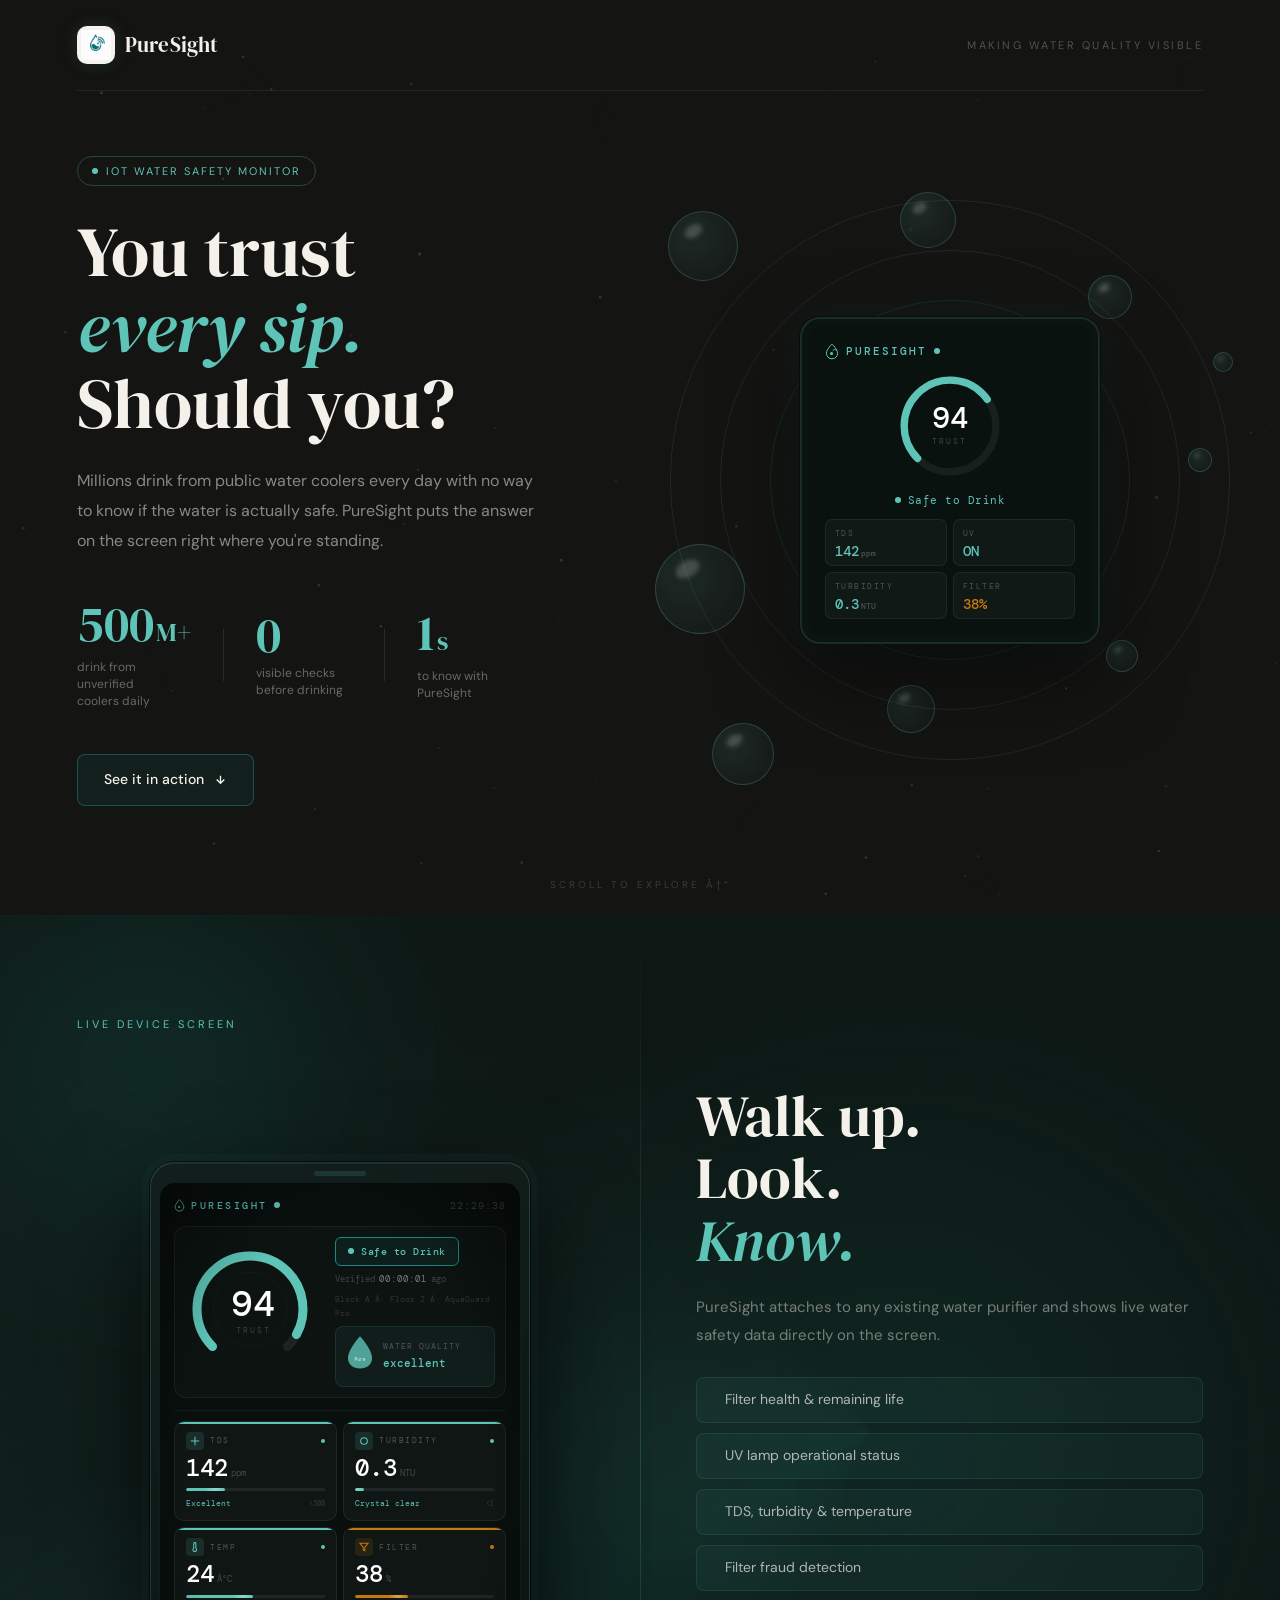
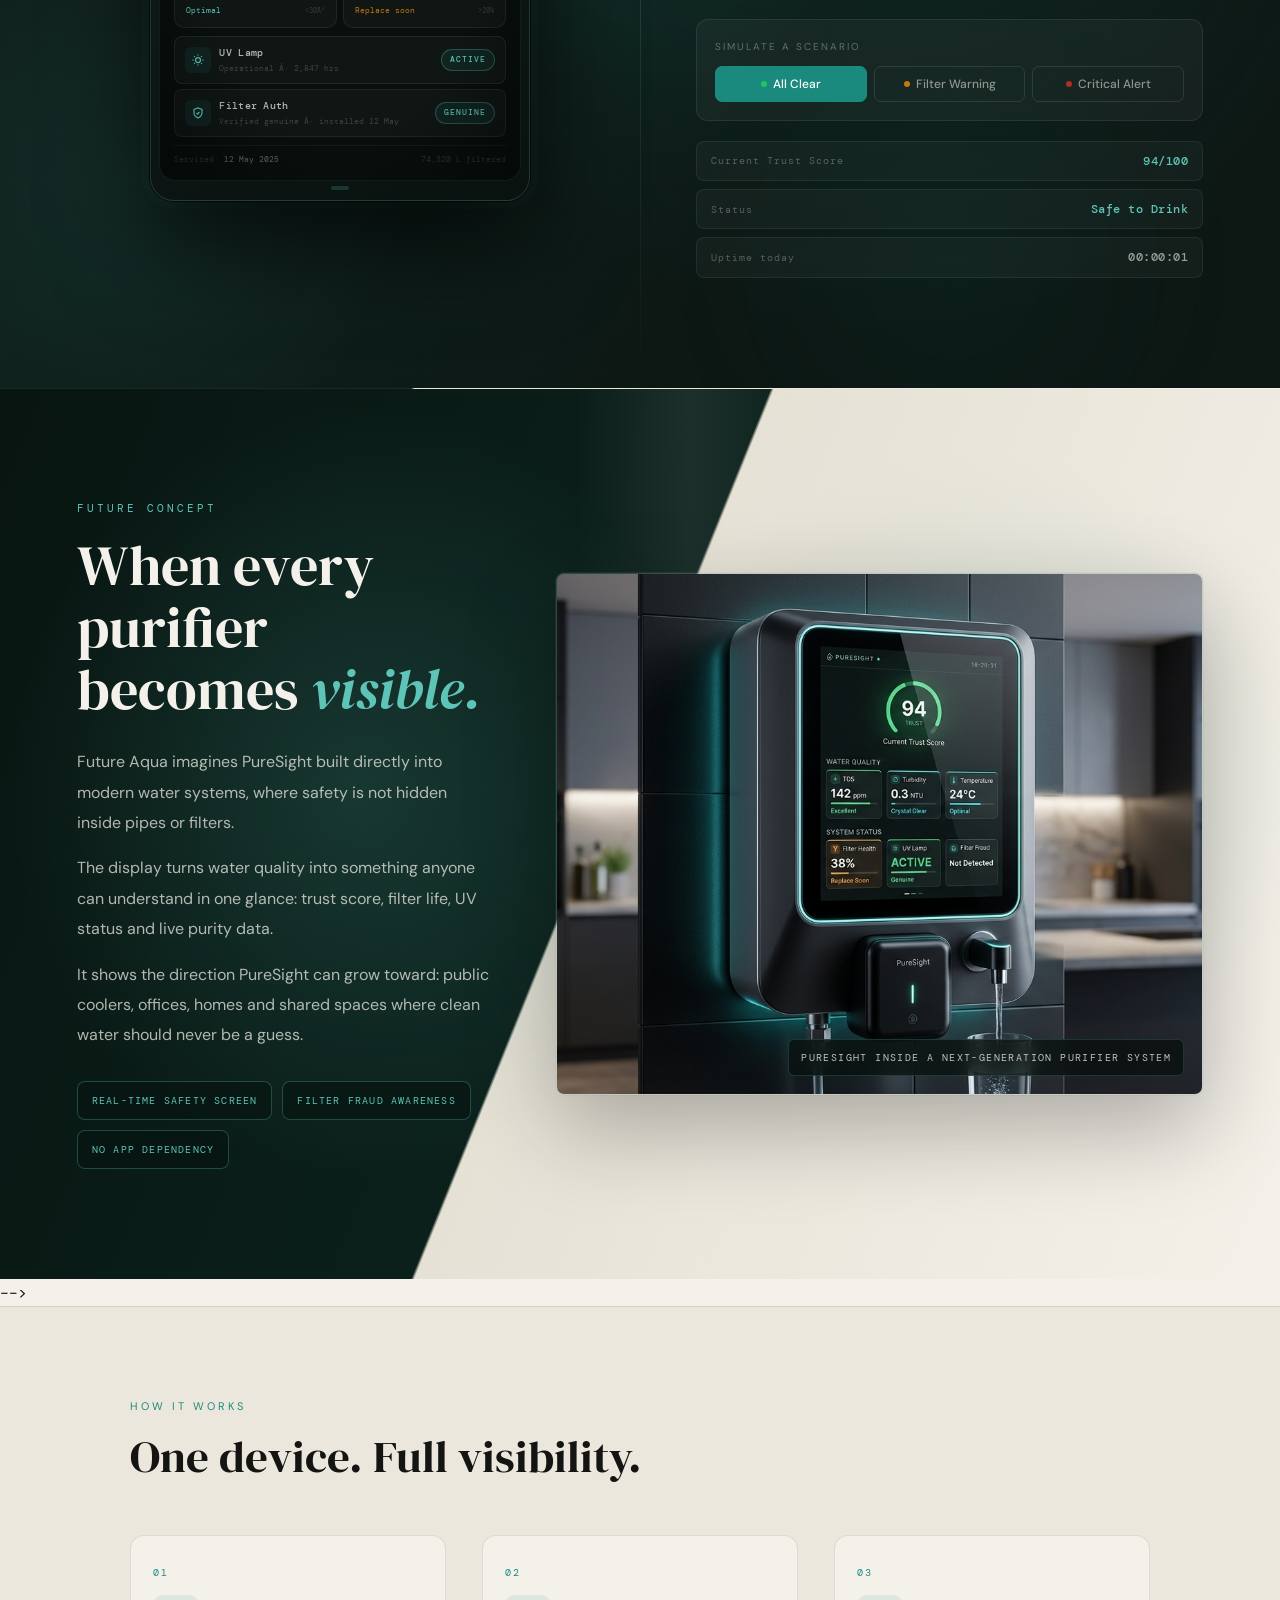
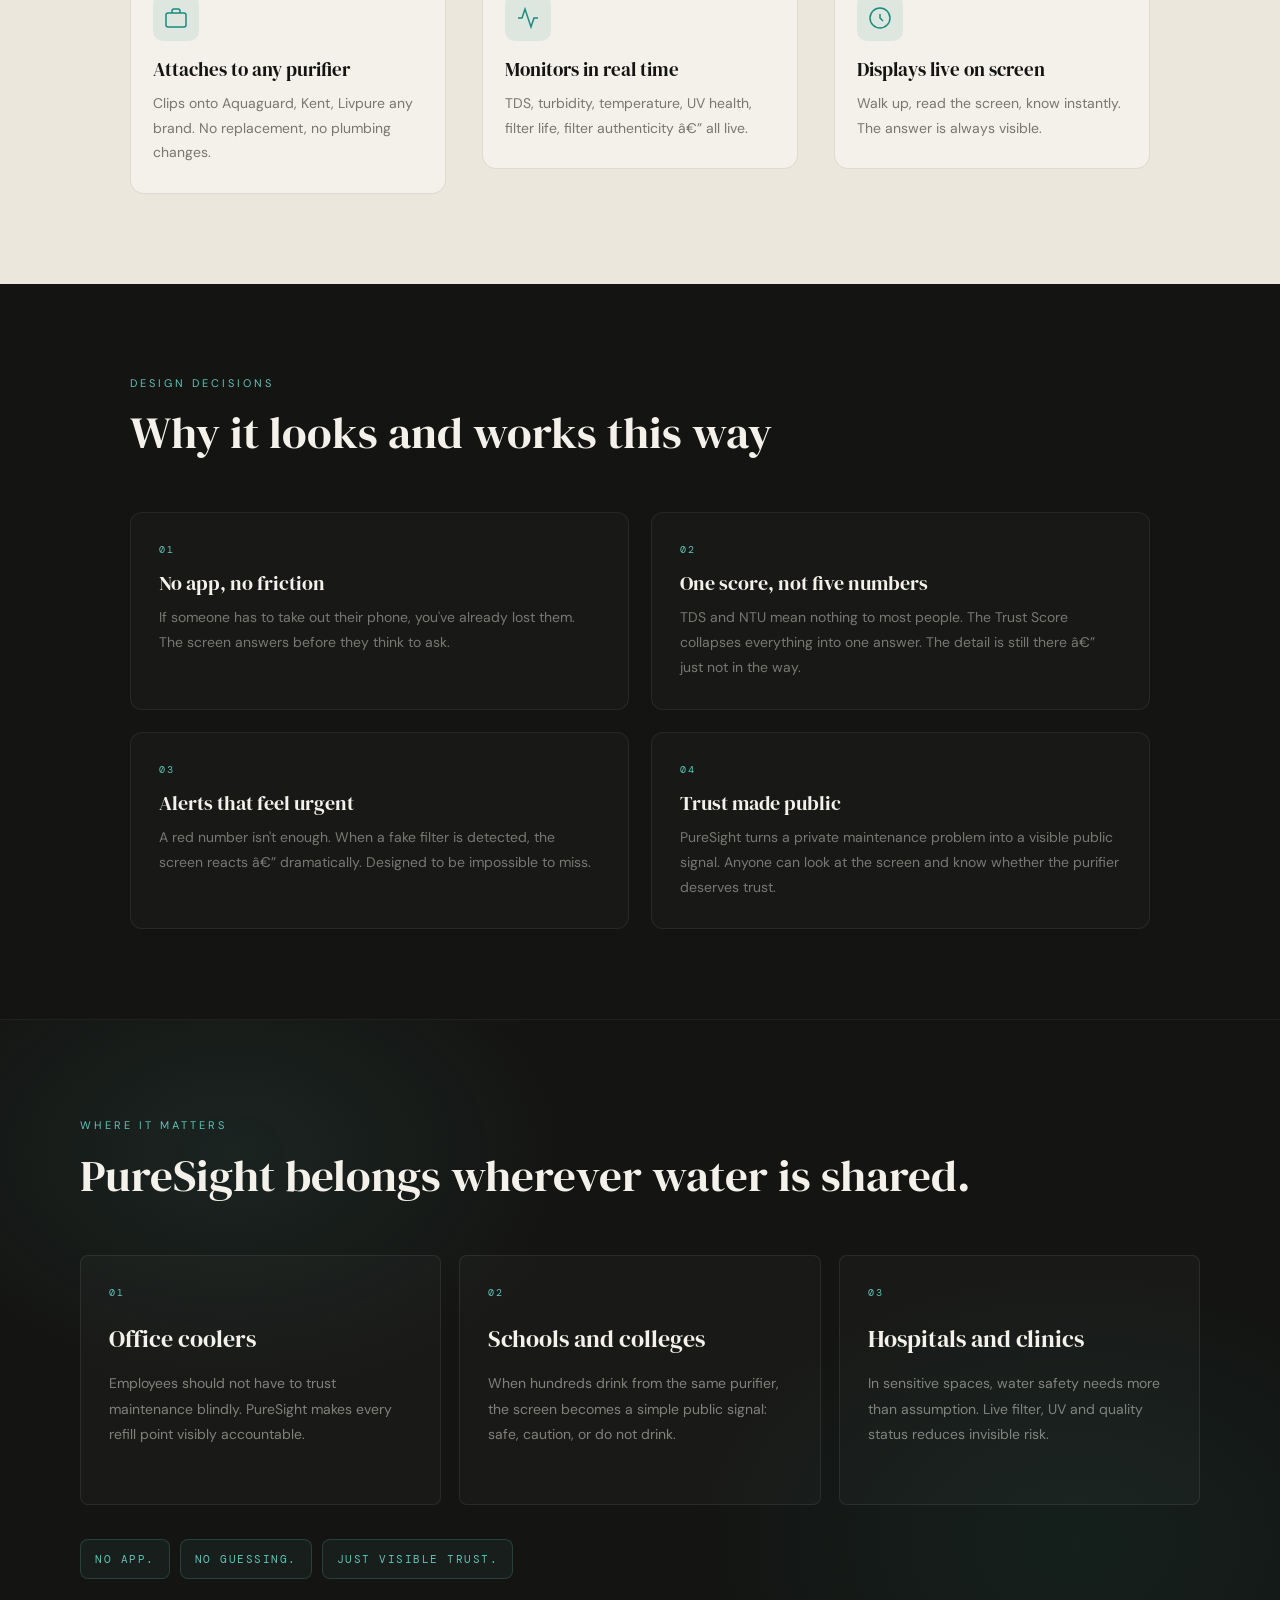
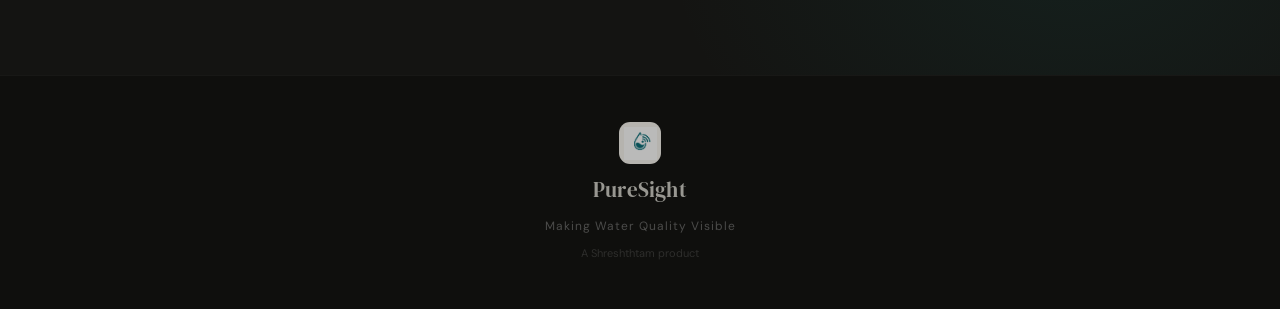
<file: index.html>
﻿<!DOCTYPE html>
<html lang="en">
<head>
  <meta charset="UTF-8"/>
  <meta name="viewport" content="width=device-width, initial-scale=1.0"/>
  <title>PureSight Making Water Quality Visible</title>
  <link rel="stylesheet" href="puresight.css"/>
  <link rel="preconnect" href="https://fonts.googleapis.com"/>
  <link rel="preconnect" href="https://fonts.gstatic.com" crossorigin/>
  <link href="https://fonts.googleapis.com/css2?family=DM+Serif+Display:ital@0;1&family=DM+Sans:opsz,wght@9..40,300;9..40,400;9..40,500;9..40,600&family=DM+Mono:wght@400;500&display=swap" rel="stylesheet"/>
</head>
<body>
<div class="scroll-bar" id="scrollBar"></div>

<!-- â•â•â•â•â•â•â•â•â•â• HERO â•â•â•â•â•â•â•â•â•â• -->
<section class="hero" id="hero">
  <canvas id="heroCanvas" class="hero-canvas"></canvas>

  <nav class="nav">
    <div class="nav-logo">
      <span class="brand-mark">
    <img src="logo.jpeg" alt="PureSight logo">
  </span>
      <span class="nav-word">PureSight</span>
    </div>
    <span class="nav-tag">Making Water Quality Visible</span>
  </nav>

  <div class="hero-stage">

    <!-- headline block -->
    <div class="hero-text">
      <div class="hero-pill" id="hPill">
        <span class="pill-dot"></span>IoT Water Safety Monitor
      </div>
      <h1 class="hero-h1">
        <span class="hl" id="hl0">You trust</span>
        <span class="hl accent" id="hl1">every sip.</span>
        <span class="hl" id="hl2">Should you?</span>
      </h1>
      <p class="hero-p" id="hP">
        Millions drink from public water coolers every day with no way to know if the water is actually safe.
        PureSight puts the answer on the screen right where you're standing.
      </p>

      <div class="hero-stats" id="hStats">
        <div class="hs-item">
          <div class="hs-top"><span class="hs-num" data-to="500">0</span><span class="hs-sup">M+</span></div>
          <span class="hs-desc">drink from unverified coolers daily</span>
        </div>
        <div class="hs-sep"></div>
        <div class="hs-item">
          <div class="hs-top"><span class="hs-num" data-to="0">0</span><span class="hs-sup"></span></div>
          <span class="hs-desc">visible checks before drinking</span>
        </div>
        <div class="hs-sep"></div>
        <div class="hs-item">
          <div class="hs-top"><span class="hs-num" data-to="1">0</span><span class="hs-sup">s</span></div>
          <span class="hs-desc">to know with PureSight</span>
        </div>
      </div>

      <a class="hero-cta" href="#device" id="hCta">
        See it in action
        <svg width="13" height="13" viewBox="0 0 24 24" fill="none" stroke="currentColor" stroke-width="2.5"><path d="M12 5v14M5 12l7 7 7-7"/></svg>
      </a>
    </div>

    <!-- hero visual device with bubble field -->
    <div class="hero-visual" id="hVisual">

      <!-- floating bubbles around the device -->
      <div class="hv-bubbles">
        <div class="hv-bubble b1"></div>
        <div class="hv-bubble b2"></div>
        <div class="hv-bubble b3"></div>
        <div class="hv-bubble b4"></div>
        <div class="hv-bubble b5"></div>
        <div class="hv-bubble b6"></div>
        <div class="hv-bubble b7"></div>
        <div class="hv-bubble b8"></div>
        <div class="hv-bubble b9"></div>
        <div class="hv-bubble b10"></div>
      </div>

      <div class="hv-glow"></div>

      <div class="hv-device">
        <div class="hv-screen">
          <div class="hv-top">
            <svg width="14" height="17" viewBox="0 0 100 120" fill="none">
              <path d="M50 6C50 6 10 46 10 72C10 96 28 112 50 112C72 112 90 96 90 72C90 46 50 6 50 6Z" stroke="#5EC4B8" stroke-width="7" fill="none"/>
              <circle cx="47" cy="74" r="11" fill="#5EC4B8"/>
              <path d="M56 52C65 43 75 43 84 52" stroke="#5EC4B8" stroke-width="6" stroke-linecap="round" fill="none"/>
            </svg>
            <span class="hv-brand">PureSight</span>
            <span class="hv-dot"></span>
          </div>
          <div class="hv-score-wrap">
            <svg class="hv-arc" viewBox="0 0 120 120">
              <circle cx="60" cy="60" r="50" fill="none" stroke="rgba(255,255,255,0.06)" stroke-width="8"/>
              <circle cx="60" cy="60" r="50" fill="none" stroke="#5EC4B8" stroke-width="8"
                stroke-dasharray="235" stroke-dashoffset="56" stroke-linecap="round"
                transform="rotate(-225 60 60)" class="hv-arc-fill"/>
            </svg>
            <div class="hv-score-center">
              <span class="hv-num">94</span>
              <span class="hv-lbl">TRUST</span>
            </div>
          </div>
          <div class="hv-status"><span class="hv-pulse"></span>Safe to Drink</div>
          <div class="hv-mini-grid">
            <div class="hv-mini"><span class="hv-mk">TDS</span><span class="hv-mv">142<em>ppm</em></span></div>
            <div class="hv-mini"><span class="hv-mk">UV</span><span class="hv-mv good">ON</span></div>
            <div class="hv-mini"><span class="hv-mk">Turbidity</span><span class="hv-mv">0.3<em>NTU</em></span></div>
            <div class="hv-mini"><span class="hv-mk">Filter</span><span class="hv-mv warn">38%</span></div>
          </div>
        </div>
      </div>

      <div class="hv-ring hv-r1"></div>
      <div class="hv-ring hv-r2"></div>
      <div class="hv-ring hv-r3"></div>
    </div>

  </div>

  <div class="hero-scroll">scroll to explore â†“</div>
</section>

<!-- â•â•â•â•â•â•â•â•â•â• DEVICE DEMO â•â•â•â•â•â•â•â•â•â• -->
<section class="dev-sec" id="device">
  <div class="dev-bg">
    <div class="dev-blob db1"></div>
    <div class="dev-blob db2"></div>
    <div class="dev-blob db3"></div>
    <canvas class="dev-grid-canvas" id="devGridCanvas"></canvas>
  </div>

  <div class="dev-inner">
    <div class="dev-eyebrow reveal">Live Device Screen</div>
    <div class="dev-wrap">

      <!-- LEFT â€” device (moved here for visual split) -->
      <div class="dev-right reveal">
        <div class="device-glow" id="deviceGlow"></div>
        <div class="device-frame">
          <div class="device-notch"></div>
          <div class="screen" id="screen">
            <div class="scanline"></div>
            <div class="screen-vignette"></div>

            <div class="sc-topbar">
              <div class="sc-brand">
                <svg width="11" height="13" viewBox="0 0 100 120" fill="none">
                  <path d="M50 6C50 6 10 46 10 72C10 96 28 112 50 112C72 112 90 96 90 72C90 46 50 6 50 6Z" stroke="#5EC4B8" stroke-width="8" fill="none"/>
                  <circle cx="47" cy="74" r="10" fill="#5EC4B8"/>
                </svg>
                <span class="sc-name">PureSight</span>
                <span class="sc-alive" id="scAlive"></span>
              </div>
              <span class="sc-clock" id="scClock">--:--:--</span>
            </div>

            <div class="score-hero">
              <div class="gauge-outer">
                <canvas id="gaugeCanvas" width="136" height="136"></canvas>
                <div class="gauge-inner">
                  <span class="g-num" id="gNum">94</span>
                  <span class="g-sub">TRUST</span>
                </div>
              </div>

              <div class="score-info">
                <div class="trust-badge" id="trustBadge">
                  <span class="tb-dot" id="tbDot"></span>
                  <span class="tb-lbl" id="tbLbl">Safe to Drink</span>
                </div>
                <div class="score-meta-row">
                  <span class="score-meta-lbl">Verified</span>
                  <span class="trust-timer" id="trustTimer">00:00:00</span>
                  <span class="score-meta-lbl">ago</span>
                </div>
                
                <div class="score-loc">Block A Â· Floor 2 Â· AquaGuard Pro</div>

                <div class="wq-drop">
                  <div class="wq-drop-icon">
                    <svg viewBox="0 0 36 48" fill="none" width="28" height="36">
                      <path id="dropPath" d="M18 3C18 3 2 20 2 32C2 41 9 46 18 46C27 46 34 41 34 32C34 20 18 3 18 3Z"/>
                      <text x="18" y="36" text-anchor="middle" id="dropLabel" style="font-family:monospace;font-size:6px;fill:rgba(255,255,255,0.9);font-weight:500">Pure</text>
                    </svg>
                  </div>
                  <div class="wq-info">
                    <span class="wq-title">Water Quality</span>
                    <span class="wq-val" id="dropCaption">Excellent</span>
                  </div>
                </div>
              </div>
            </div>

            <div class="sc-rule"></div>

            <div class="metric-grid">
              <div class="mgc" id="mgTDS">
                <div class="mgc-top">
                  <div class="mgc-icon-wrap" id="iconTDS">
                    <svg width="10" height="10" viewBox="0 0 24 24" fill="none" stroke="currentColor" stroke-width="2.5"><path d="M12 2v20M2 12h20"/></svg>
                  </div>
                  <span class="mgc-name">TDS</span>
                  <span class="mgc-dot" id="dotTDS"></span>
                </div>
                <div class="mgc-body">
                  <span class="mgc-val" id="valTDS">142</span>
                  <span class="mgc-unit">ppm</span>
                </div>
                <div class="mgc-track"><div class="mgc-fill" id="fillTDS"></div></div>
                <div class="mgc-foot">
                  <span class="mgc-note" id="noteTDS">Excellent</span>
                  <span class="mgc-safe">&lt;300</span>
                </div>
              </div>

              <div class="mgc" id="mgTurb">
                <div class="mgc-top">
                  <div class="mgc-icon-wrap" id="iconTurb">
                    <svg width="10" height="10" viewBox="0 0 24 24" fill="none" stroke="currentColor" stroke-width="2.5"><circle cx="12" cy="12" r="8"/></svg>
                  </div>
                  <span class="mgc-name">Turbidity</span>
                  <span class="mgc-dot" id="dotTurb"></span>
                </div>
                <div class="mgc-body">
                  <span class="mgc-val" id="valTurb">0.3</span>
                  <span class="mgc-unit">NTU</span>
                </div>
                <div class="mgc-track"><div class="mgc-fill" id="fillTurb"></div></div>
                <div class="mgc-foot">
                  <span class="mgc-note" id="noteTurb">Crystal clear</span>
                  <span class="mgc-safe">&lt;1</span>
                </div>
              </div>

              <div class="mgc" id="mgTemp">
                <div class="mgc-top">
                  <div class="mgc-icon-wrap" id="iconTemp">
                    <svg width="10" height="10" viewBox="0 0 24 24" fill="none" stroke="currentColor" stroke-width="2.5"><path d="M14 14.76V3.5a2.5 2.5 0 0 0-5 0v11.26a4.5 4.5 0 1 0 5 0z"/></svg>
                  </div>
                  <span class="mgc-name">Temp</span>
                  <span class="mgc-dot" id="dotTemp"></span>
                </div>
                <div class="mgc-body">
                  <span class="mgc-val" id="valTemp">24</span>
                  <span class="mgc-unit">Â°C</span>
                </div>
                <div class="mgc-track"><div class="mgc-fill" id="fillTemp"></div></div>
                <div class="mgc-foot">
                  <span class="mgc-note" id="noteTemp">Optimal</span>
                  <span class="mgc-safe">&lt;30Â°</span>
                </div>
              </div>

              <div class="mgc" id="mgFilter">
                <div class="mgc-top">
                  <div class="mgc-icon-wrap" id="iconFilter">
                    <svg width="10" height="10" viewBox="0 0 24 24" fill="none" stroke="currentColor" stroke-width="2.5"><polygon points="22 3 2 3 10 12.46 10 19 14 21 14 12.46 22 3"/></svg>
                  </div>
                  <span class="mgc-name">Filter</span>
                  <span class="mgc-dot" id="dotFilter"></span>
                </div>
                <div class="mgc-body">
                  <span class="mgc-val" id="valFilter">38</span>
                  <span class="mgc-unit">%</span>
                </div>
                <div class="mgc-track"><div class="mgc-fill" id="fillFilter"></div></div>
                <div class="mgc-foot">
                  <span class="mgc-note" id="noteFilter">Replace soon</span>
                  <span class="mgc-safe">&gt;20%</span>
                </div>
              </div>
            </div>

            <div class="status-list">
              <div class="sl-item" id="slUV">
                <div class="sl-icon" id="slUVIcon">
                  <svg width="12" height="12" viewBox="0 0 24 24" fill="none" stroke="currentColor" stroke-width="2.5"><circle cx="12" cy="12" r="5"/><line x1="12" y1="1" x2="12" y2="3"/><line x1="12" y1="21" x2="12" y2="23"/><line x1="4.22" y1="4.22" x2="5.64" y2="5.64"/><line x1="18.36" y1="18.36" x2="19.78" y2="19.78"/><line x1="1" y1="12" x2="3" y2="12"/><line x1="21" y1="12" x2="23" y2="12"/><line x1="4.22" y1="19.78" x2="5.64" y2="18.36"/><line x1="18.36" y1="5.64" x2="19.78" y2="4.22"/></svg>
                </div>
                <div class="sl-info">
                  <span class="sl-name">UV Lamp</span>
                  <span class="sl-sub" id="uvSub">Operational Â· 2,847 hrs</span>
                </div>
                <span class="sl-pill" id="uvPill">Active</span>
              </div>

              <div class="sl-item" id="slFraud">
                <div class="sl-icon" id="slFraudIcon">
                  <svg width="12" height="12" viewBox="0 0 24 24" fill="none" stroke="currentColor" stroke-width="2.5"><path d="M12 22s8-4 8-10V5l-8-3-8 3v7c0 6 8 10 8 10z"/><polyline points="9 12 11 14 15 10"/></svg>
                </div>
                <div class="sl-info">
                  <span class="sl-name">Filter Auth</span>
                  <span class="sl-sub" id="fraudSub">Verified genuine Â· 12 May</span>
                </div>
                <span class="sl-pill" id="fraudPill">Genuine</span>
              </div>
            </div>

            <div class="sc-bottom">
              <span class="sc-bl">Serviced: <strong>12 May 2025</strong></span>
              <span class="sc-br" id="scLiters">74,320 L filtered</span>
            </div>

            <div class="fraud-flash" id="fraudFlash"></div>
          </div>
          <div class="device-chin"><div class="chin-bar"></div></div>
        </div>
      </div>

      <!-- RIGHT â€” controls -->
      <div class="dev-left">
        <h2 class="dev-h2 reveal">
          Walk up.<br>Look.<br><em>Know.</em>
        </h2>

        <p class="dev-p reveal">
          PureSight attaches to any existing water purifier and shows live water safety data directly on the screen.
        </p>

        <div class="feat-pills reveal">
          <div class="fp"><span class="fp-ico"></span>Filter health &amp; remaining life</div>
          <div class="fp"><span class="fp-ico"></span>UV lamp operational status</div>
          <div class="fp"><span class="fp-ico"></span>TDS, turbidity &amp; temperature</div>
          <div class="fp"><span class="fp-ico"></span>Filter fraud detection</div>
        </div>

        <div class="ctrl reveal">
          <p class="ctrl-lbl">Simulate a scenario</p>
          <div class="sc-btns">
            <button class="sc active" data-s="safe"><span class="sc-dot sd-safe"></span>All Clear</button>
            <button class="sc" data-s="warn"><span class="sc-dot sd-warn"></span>Filter Warning</button>
            <button class="sc" data-s="crit"><span class="sc-dot sd-crit"></span>Critical Alert</button>
          </div>
        </div>

        <div class="live-strips reveal" id="liveStrips">
          <div class="ls-strip">
            <span class="ls-label">Current Trust Score</span>
            <span class="ls-value teal" id="stripScore">94/100</span>
          </div>
          <div class="ls-strip">
            <span class="ls-label">Status</span>
            <span class="ls-value teal" id="stripStatus">Safe to Drink</span>
          </div>
          <div class="ls-strip">
            <span class="ls-label">Uptime today</span>
            <span class="ls-value" id="stripTime">00:00:00</span>
          </div>
        </div>
      </div>

    </div>
  </div>
</section>


<!-- â•â•â•â•â•â•â•â•â•â• FUTURE AQUA CONCEPT â•â•â•â•â•â•â•â•â•â• -->
<section class="future-concept-sec" id="future">
  <div class="future-concept-inner">
    <div class="concept-copy reveal">
      <p class="concept-eyebrow">Future concept</p>
      <h2 class="concept-h2">
        When every purifier becomes <em>visible.</em>
      </h2>
      <p class="concept-p">
        Future Aqua imagines PureSight built directly into modern water systems, where safety is not hidden inside pipes or filters.
      </p>
      <p class="concept-p">
        The display turns water quality into something anyone can understand in one glance: trust score, filter life, UV status and live purity data.
      </p>
      <p class="concept-p">
        It shows the direction PureSight can grow toward: public coolers, offices, homes and shared spaces where clean water should never be a guess.
      </p>

      <div class="concept-points">
        <span>Real-time safety screen</span>
        <span>Filter fraud awareness</span>
        <span>No app dependency</span>
      </div>
    </div>

    <div class="concept-visual reveal">
      <img src="future_aqua.png" alt="Future Aqua purifier concept with PureSight display" class="concept-img"/>
      <div class="concept-caption">
        <span>PureSight inside a next-generation purifier system</span>
      </div>
    </div>
  </div>
</section>

<!-- HOW IT WORKS--> -->
<section class="how-sec" id="how">
  <div class="how-inner">
    <p class="eyebrow reveal">How it works</p>
    <h2 class="sec-h2 reveal">One device. Full visibility.</h2>
    <div class="steps">
      <div class="step reveal">
        <span class="step-n">01</span>
        <div class="step-ico">
          <svg width="24" height="24" viewBox="0 0 24 24" fill="none" stroke="currentColor" stroke-width="1.5"><rect x="2" y="7" width="20" height="14" rx="2"/><path d="M16 7V5a2 2 0 0 0-2-2h-4a2 2 0 0 0-2 2v2"/></svg>
        </div>
        <h3>Attaches to any purifier</h3>
        <p>Clips onto Aquaguard, Kent, Livpure any brand. No replacement, no plumbing changes.</p>
      </div>
      <div class="step-arr reveal"></div>
      <div class="step reveal">
        <span class="step-n">02</span>
        <div class="step-ico">
          <svg width="24" height="24" viewBox="0 0 24 24" fill="none" stroke="currentColor" stroke-width="1.5"><path d="M22 12h-4l-3 9L9 3l-3 9H2"/></svg>
        </div>
        <h3>Monitors in real time</h3>
        <p>TDS, turbidity, temperature, UV health, filter life, filter authenticity â€” all live.</p>
      </div>
      <div class="step-arr reveal"></div>
      <div class="step reveal">
        <span class="step-n">03</span>
        <div class="step-ico">
          <svg width="24" height="24" viewBox="0 0 24 24" fill="none" stroke="currentColor" stroke-width="1.5"><circle cx="12" cy="12" r="10"/><path d="M12 8v4l3 3"/></svg>
        </div>
        <h3>Displays live on screen</h3>
        <p>Walk up, read the screen, know instantly. The answer is always visible.</p>
      </div>
    </div>
  </div>
</section>

<!--  THINKING  -->
<section class="think-sec" id="thinking">
  <div class="think-inner">
    <p class="eyebrow light reveal">Design decisions</p>
    <h2 class="sec-h2 light reveal">Why it looks and works this way</h2>
    <div class="think-grid">
      <div class="tc reveal"><span class="tc-n">01</span><h3>No app, no friction</h3><p>If someone has to take out their phone, you've already lost them. The screen answers before they think to ask.</p></div>
      <div class="tc reveal"><span class="tc-n">02</span><h3>One score, not five numbers</h3><p>TDS and NTU mean nothing to most people. The Trust Score collapses everything into one answer. The detail is still there â€” just not in the way.</p></div>
      <div class="tc reveal"><span class="tc-n">03</span><h3>Alerts that feel urgent</h3><p>A red number isn't enough. When a fake filter is detected, the screen reacts â€” dramatically. Designed to be impossible to miss.</p></div>
      <div class="tc reveal"><span class="tc-n">04</span><h3>Trust made public</h3><p>PureSight turns a private maintenance problem into a visible public signal. Anyone can look at the screen and know whether the purifier deserves trust.</p></div>
    </div>
  </div>
</section>

<!-- USE CASES -->
<section class="places-sec" id="places">
  <div class="places-inner">
    <p class="eyebrow light reveal">Where it matters</p>
    <h2 class="sec-h2 light reveal">PureSight belongs wherever water is shared.</h2>

    <div class="places-grid">
      <div class="place-card reveal">
        <span class="place-n">01</span>
        <h3>Office coolers</h3>
        <p>Employees should not have to trust maintenance blindly. PureSight makes every refill point visibly accountable.</p>
      </div>

      <div class="place-card reveal">
        <span class="place-n">02</span>
        <h3>Schools and colleges</h3>
        <p>When hundreds drink from the same purifier, the screen becomes a simple public signal: safe, caution, or do not drink.</p>
      </div>

      <div class="place-card reveal">
        <span class="place-n">03</span>
        <h3>Hospitals and clinics</h3>
        <p>In sensitive spaces, water safety needs more than assumption. Live filter, UV and quality status reduces invisible risk.</p>
      </div>
    </div>

    <div class="places-line reveal">
      <span>No app.</span>
      <span>No guessing.</span>
      <span>Just visible trust.</span>
    </div>
  </div>
</section>

<footer class="footer">
  <span class="footer-mark">
    <img src="logo.jpeg" alt="PureSight logo">
  </span>
  <span class="footer-brand">PureSight</span>
  <p class="footer-tag">Making Water Quality Visible</p>
  <p class="footer-co">A Shreshthtam product</p>
</footer>

<script src="puresight.js"></script>
</body>
</html>
</file>
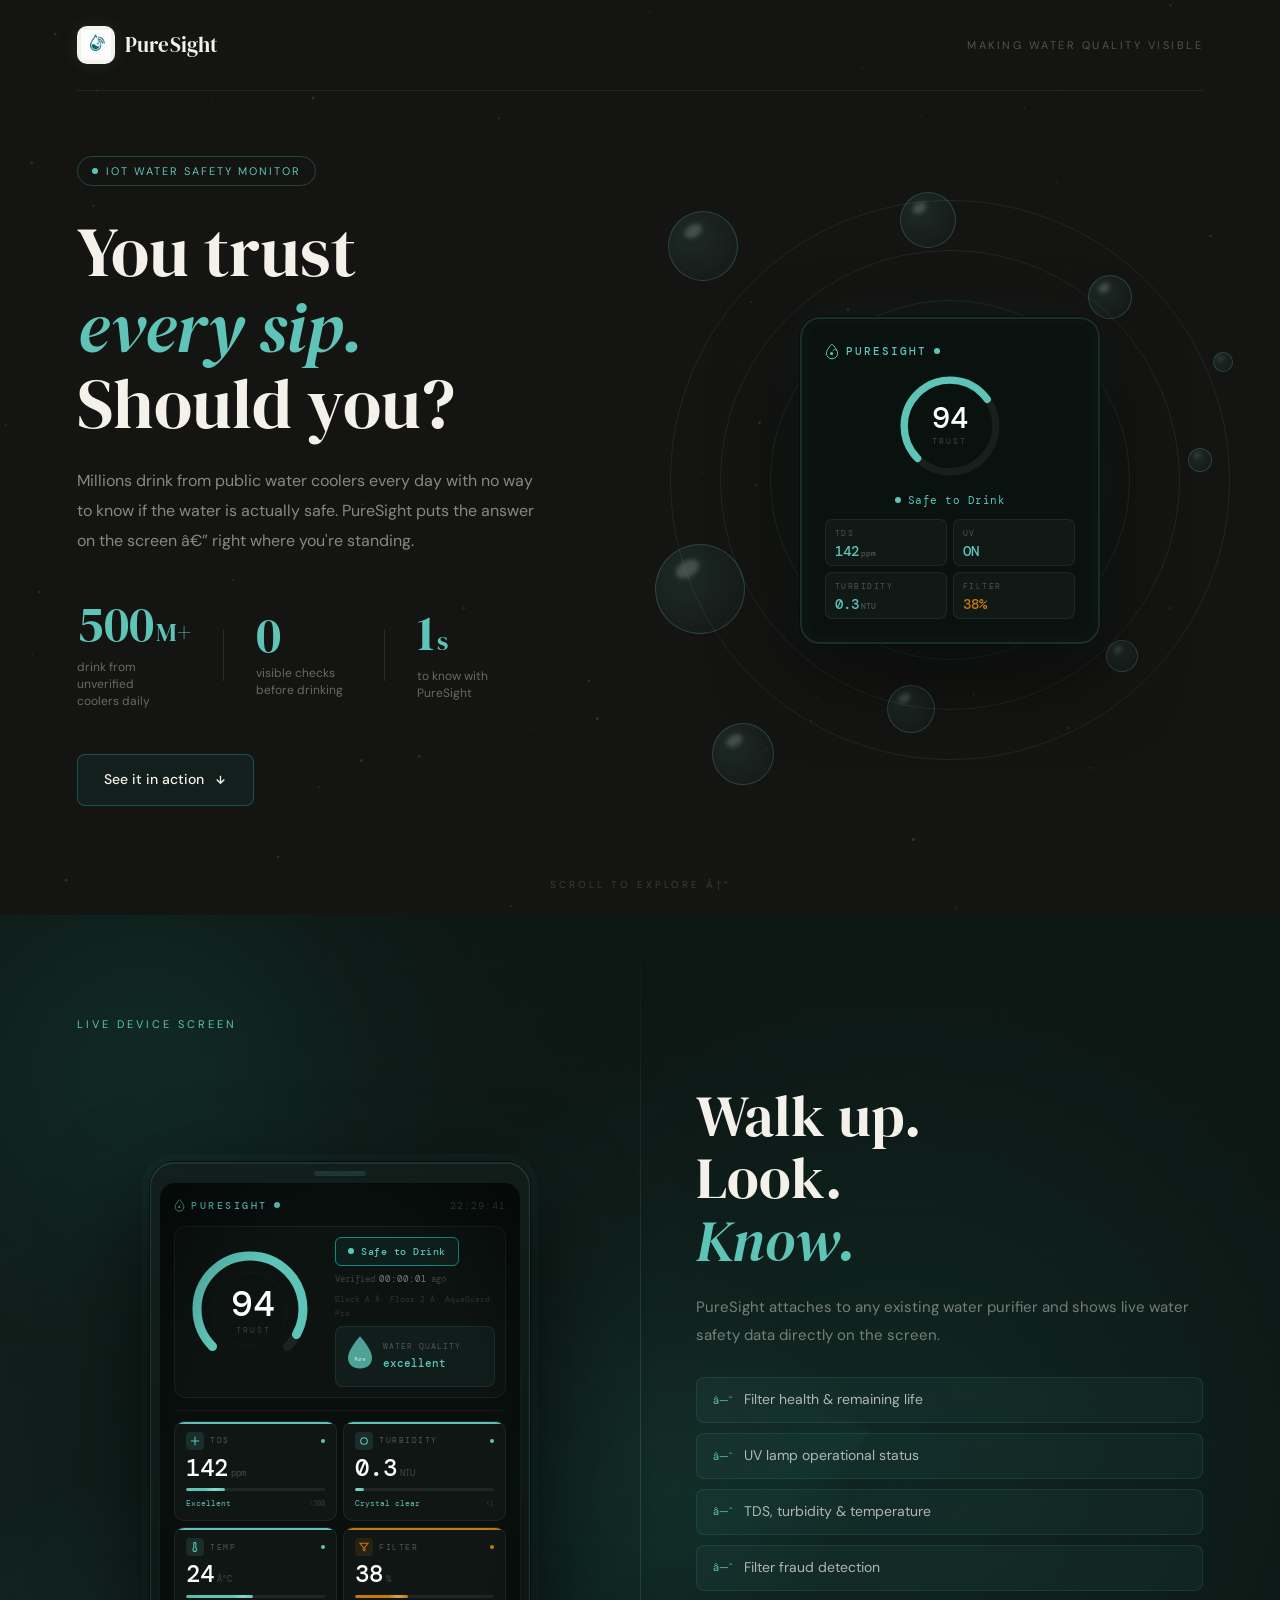
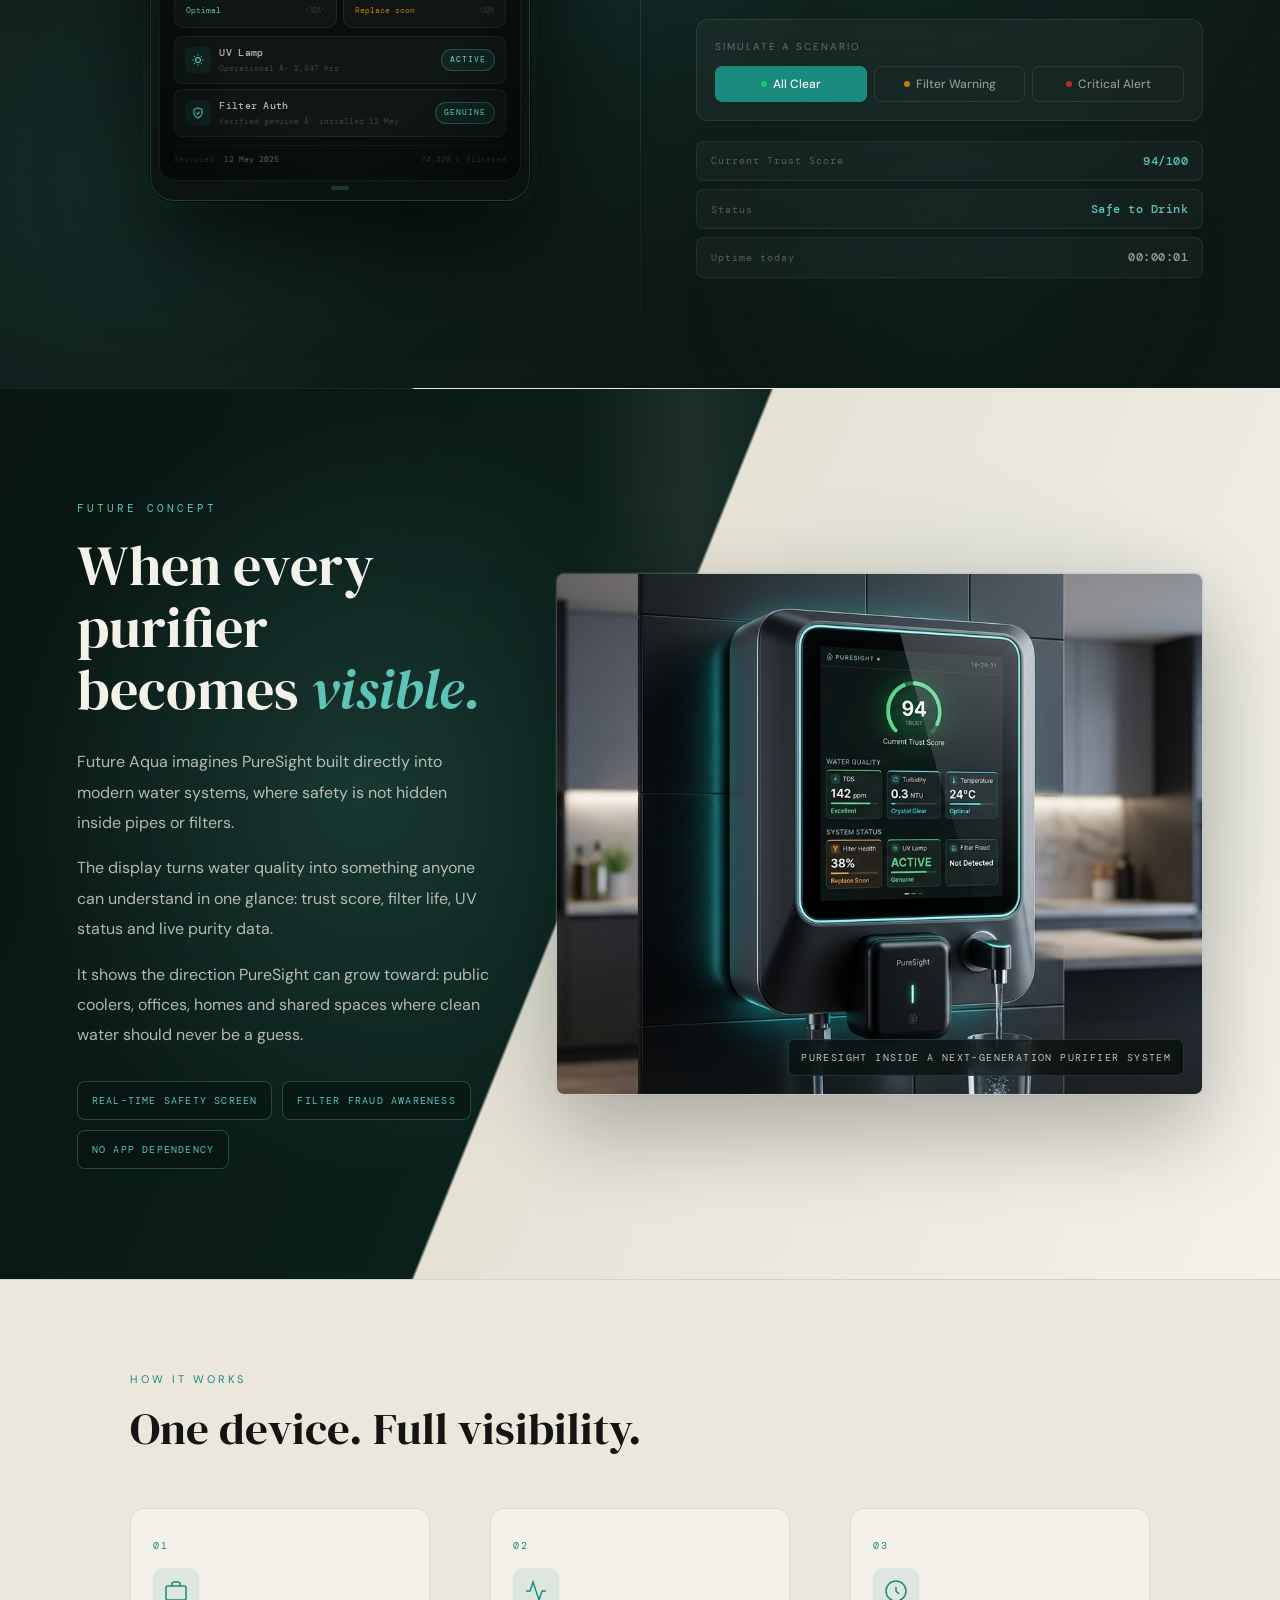
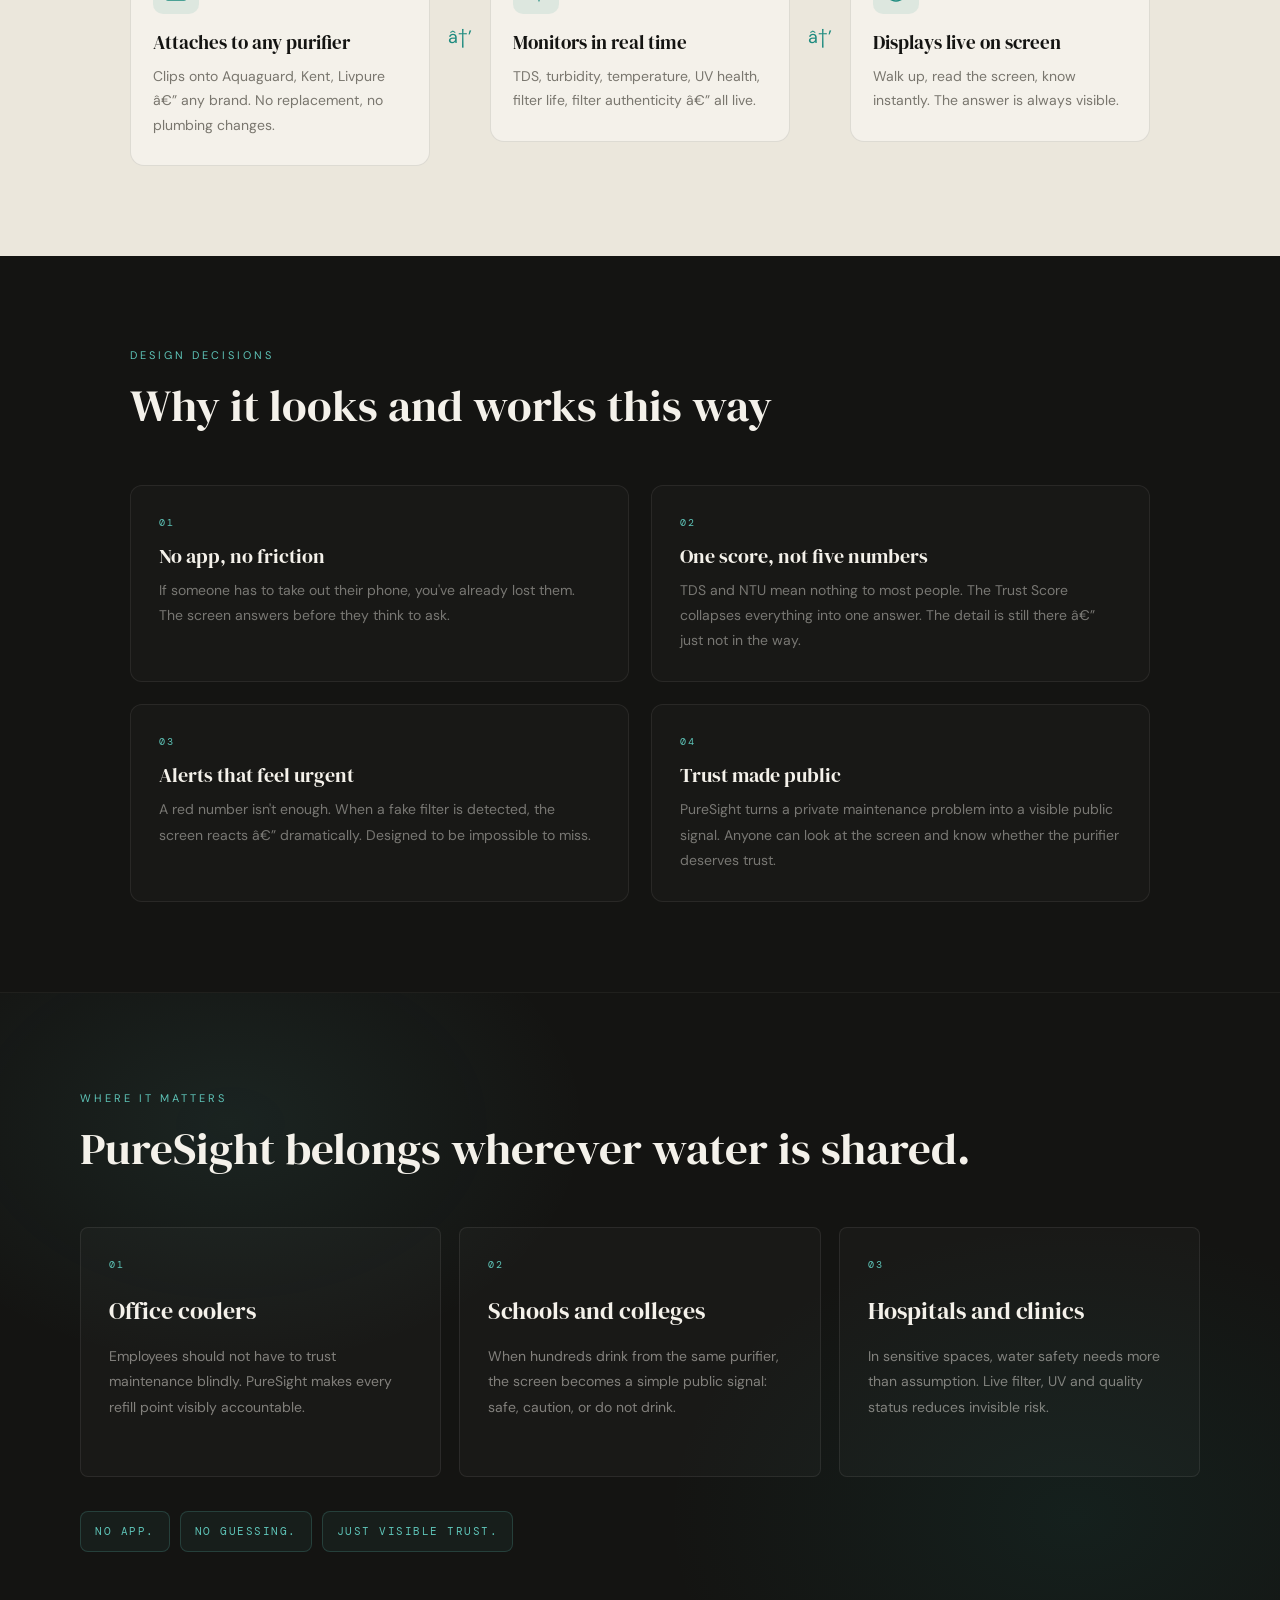
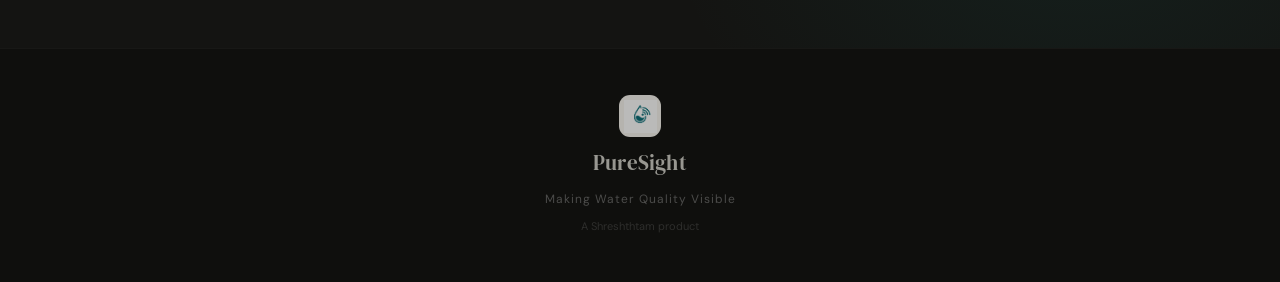
<file: puresight.html>
﻿<!DOCTYPE html>
<html lang="en">
<head>
  <meta charset="UTF-8"/>
  <meta name="viewport" content="width=device-width, initial-scale=1.0"/>
  <title>PureSight â€” Making Water Quality Visible</title>
  <link rel="stylesheet" href="puresight.css"/>
  <link rel="preconnect" href="https://fonts.googleapis.com"/>
  <link rel="preconnect" href="https://fonts.gstatic.com" crossorigin/>
  <link href="https://fonts.googleapis.com/css2?family=DM+Serif+Display:ital@0;1&family=DM+Sans:opsz,wght@9..40,300;9..40,400;9..40,500;9..40,600&family=DM+Mono:wght@400;500&display=swap" rel="stylesheet"/>
</head>
<body>
<div class="scroll-bar" id="scrollBar"></div>

<!-- â•â•â•â•â•â•â•â•â•â• HERO â•â•â•â•â•â•â•â•â•â• -->
<section class="hero" id="hero">
  <canvas id="heroCanvas" class="hero-canvas"></canvas>

  <nav class="nav">
    <div class="nav-logo">
      <span class="brand-mark">
    <img src="logo.jpeg" alt="PureSight logo">
  </span>
      <span class="nav-word">PureSight</span>
    </div>
    <span class="nav-tag">Making Water Quality Visible</span>
  </nav>

  <div class="hero-stage">

    <!-- headline block -->
    <div class="hero-text">
      <div class="hero-pill" id="hPill">
        <span class="pill-dot"></span>IoT Water Safety Monitor
      </div>
      <h1 class="hero-h1">
        <span class="hl" id="hl0">You trust</span>
        <span class="hl accent" id="hl1">every sip.</span>
        <span class="hl" id="hl2">Should you?</span>
      </h1>
      <p class="hero-p" id="hP">
        Millions drink from public water coolers every day with no way to know if the water is actually safe.
        PureSight puts the answer on the screen â€” right where you're standing.
      </p>

      <div class="hero-stats" id="hStats">
        <div class="hs-item">
          <div class="hs-top"><span class="hs-num" data-to="500">0</span><span class="hs-sup">M+</span></div>
          <span class="hs-desc">drink from unverified coolers daily</span>
        </div>
        <div class="hs-sep"></div>
        <div class="hs-item">
          <div class="hs-top"><span class="hs-num" data-to="0">0</span><span class="hs-sup"></span></div>
          <span class="hs-desc">visible checks before drinking</span>
        </div>
        <div class="hs-sep"></div>
        <div class="hs-item">
          <div class="hs-top"><span class="hs-num" data-to="1">0</span><span class="hs-sup">s</span></div>
          <span class="hs-desc">to know with PureSight</span>
        </div>
      </div>

      <a class="hero-cta" href="#device" id="hCta">
        See it in action
        <svg width="13" height="13" viewBox="0 0 24 24" fill="none" stroke="currentColor" stroke-width="2.5"><path d="M12 5v14M5 12l7 7 7-7"/></svg>
      </a>
    </div>

    <!-- hero visual â€” device with bubble field -->
    <div class="hero-visual" id="hVisual">

      <!-- floating bubbles around the device -->
      <div class="hv-bubbles">
        <div class="hv-bubble b1"></div>
        <div class="hv-bubble b2"></div>
        <div class="hv-bubble b3"></div>
        <div class="hv-bubble b4"></div>
        <div class="hv-bubble b5"></div>
        <div class="hv-bubble b6"></div>
        <div class="hv-bubble b7"></div>
        <div class="hv-bubble b8"></div>
        <div class="hv-bubble b9"></div>
        <div class="hv-bubble b10"></div>
      </div>

      <div class="hv-glow"></div>

      <div class="hv-device">
        <div class="hv-screen">
          <div class="hv-top">
            <svg width="14" height="17" viewBox="0 0 100 120" fill="none">
              <path d="M50 6C50 6 10 46 10 72C10 96 28 112 50 112C72 112 90 96 90 72C90 46 50 6 50 6Z" stroke="#5EC4B8" stroke-width="7" fill="none"/>
              <circle cx="47" cy="74" r="11" fill="#5EC4B8"/>
              <path d="M56 52C65 43 75 43 84 52" stroke="#5EC4B8" stroke-width="6" stroke-linecap="round" fill="none"/>
            </svg>
            <span class="hv-brand">PureSight</span>
            <span class="hv-dot"></span>
          </div>
          <div class="hv-score-wrap">
            <svg class="hv-arc" viewBox="0 0 120 120">
              <circle cx="60" cy="60" r="50" fill="none" stroke="rgba(255,255,255,0.06)" stroke-width="8"/>
              <circle cx="60" cy="60" r="50" fill="none" stroke="#5EC4B8" stroke-width="8"
                stroke-dasharray="235" stroke-dashoffset="56" stroke-linecap="round"
                transform="rotate(-225 60 60)" class="hv-arc-fill"/>
            </svg>
            <div class="hv-score-center">
              <span class="hv-num">94</span>
              <span class="hv-lbl">TRUST</span>
            </div>
          </div>
          <div class="hv-status"><span class="hv-pulse"></span>Safe to Drink</div>
          <div class="hv-mini-grid">
            <div class="hv-mini"><span class="hv-mk">TDS</span><span class="hv-mv">142<em>ppm</em></span></div>
            <div class="hv-mini"><span class="hv-mk">UV</span><span class="hv-mv good">ON</span></div>
            <div class="hv-mini"><span class="hv-mk">Turbidity</span><span class="hv-mv">0.3<em>NTU</em></span></div>
            <div class="hv-mini"><span class="hv-mk">Filter</span><span class="hv-mv warn">38%</span></div>
          </div>
        </div>
      </div>

      <div class="hv-ring hv-r1"></div>
      <div class="hv-ring hv-r2"></div>
      <div class="hv-ring hv-r3"></div>
    </div>

  </div>

  <div class="hero-scroll">scroll to explore â†“</div>
</section>

<!-- â•â•â•â•â•â•â•â•â•â• DEVICE DEMO â•â•â•â•â•â•â•â•â•â• -->
<section class="dev-sec" id="device">
  <div class="dev-bg">
    <div class="dev-blob db1"></div>
    <div class="dev-blob db2"></div>
    <div class="dev-blob db3"></div>
    <canvas class="dev-grid-canvas" id="devGridCanvas"></canvas>
  </div>

  <div class="dev-inner">
    <div class="dev-eyebrow reveal">Live Device Screen</div>
    <div class="dev-wrap">

      <!-- LEFT â€” device (moved here for visual split) -->
      <div class="dev-right reveal">
        <div class="device-glow" id="deviceGlow"></div>
        <div class="device-frame">
          <div class="device-notch"></div>
          <div class="screen" id="screen">
            <div class="scanline"></div>
            <div class="screen-vignette"></div>

            <div class="sc-topbar">
              <div class="sc-brand">
                <svg width="11" height="13" viewBox="0 0 100 120" fill="none">
                  <path d="M50 6C50 6 10 46 10 72C10 96 28 112 50 112C72 112 90 96 90 72C90 46 50 6 50 6Z" stroke="#5EC4B8" stroke-width="8" fill="none"/>
                  <circle cx="47" cy="74" r="10" fill="#5EC4B8"/>
                </svg>
                <span class="sc-name">PureSight</span>
                <span class="sc-alive" id="scAlive"></span>
              </div>
              <span class="sc-clock" id="scClock">--:--:--</span>
            </div>

            <div class="score-hero">
              <div class="gauge-outer">
                <canvas id="gaugeCanvas" width="136" height="136"></canvas>
                <div class="gauge-inner">
                  <span class="g-num" id="gNum">94</span>
                  <span class="g-sub">TRUST</span>
                </div>
              </div>

              <div class="score-info">
                <div class="trust-badge" id="trustBadge">
                  <span class="tb-dot" id="tbDot"></span>
                  <span class="tb-lbl" id="tbLbl">Safe to Drink</span>
                </div>
                <div class="score-meta-row">
                  <span class="score-meta-lbl">Verified</span>
                  <span class="trust-timer" id="trustTimer">00:00:00</span>
                  <span class="score-meta-lbl">ago</span>
                </div>
                
                <div class="score-loc">Block A Â· Floor 2 Â· AquaGuard Pro</div>

                <div class="wq-drop">
                  <div class="wq-drop-icon">
                    <svg viewBox="0 0 36 48" fill="none" width="28" height="36">
                      <path id="dropPath" d="M18 3C18 3 2 20 2 32C2 41 9 46 18 46C27 46 34 41 34 32C34 20 18 3 18 3Z"/>
                      <text x="18" y="36" text-anchor="middle" id="dropLabel" style="font-family:monospace;font-size:6px;fill:rgba(255,255,255,0.9);font-weight:500">Pure</text>
                    </svg>
                  </div>
                  <div class="wq-info">
                    <span class="wq-title">Water Quality</span>
                    <span class="wq-val" id="dropCaption">Excellent</span>
                  </div>
                </div>
              </div>
            </div>

            <div class="sc-rule"></div>

            <div class="metric-grid">
              <div class="mgc" id="mgTDS">
                <div class="mgc-top">
                  <div class="mgc-icon-wrap" id="iconTDS">
                    <svg width="10" height="10" viewBox="0 0 24 24" fill="none" stroke="currentColor" stroke-width="2.5"><path d="M12 2v20M2 12h20"/></svg>
                  </div>
                  <span class="mgc-name">TDS</span>
                  <span class="mgc-dot" id="dotTDS"></span>
                </div>
                <div class="mgc-body">
                  <span class="mgc-val" id="valTDS">142</span>
                  <span class="mgc-unit">ppm</span>
                </div>
                <div class="mgc-track"><div class="mgc-fill" id="fillTDS"></div></div>
                <div class="mgc-foot">
                  <span class="mgc-note" id="noteTDS">Excellent</span>
                  <span class="mgc-safe">&lt;300</span>
                </div>
              </div>

              <div class="mgc" id="mgTurb">
                <div class="mgc-top">
                  <div class="mgc-icon-wrap" id="iconTurb">
                    <svg width="10" height="10" viewBox="0 0 24 24" fill="none" stroke="currentColor" stroke-width="2.5"><circle cx="12" cy="12" r="8"/></svg>
                  </div>
                  <span class="mgc-name">Turbidity</span>
                  <span class="mgc-dot" id="dotTurb"></span>
                </div>
                <div class="mgc-body">
                  <span class="mgc-val" id="valTurb">0.3</span>
                  <span class="mgc-unit">NTU</span>
                </div>
                <div class="mgc-track"><div class="mgc-fill" id="fillTurb"></div></div>
                <div class="mgc-foot">
                  <span class="mgc-note" id="noteTurb">Crystal clear</span>
                  <span class="mgc-safe">&lt;1</span>
                </div>
              </div>

              <div class="mgc" id="mgTemp">
                <div class="mgc-top">
                  <div class="mgc-icon-wrap" id="iconTemp">
                    <svg width="10" height="10" viewBox="0 0 24 24" fill="none" stroke="currentColor" stroke-width="2.5"><path d="M14 14.76V3.5a2.5 2.5 0 0 0-5 0v11.26a4.5 4.5 0 1 0 5 0z"/></svg>
                  </div>
                  <span class="mgc-name">Temp</span>
                  <span class="mgc-dot" id="dotTemp"></span>
                </div>
                <div class="mgc-body">
                  <span class="mgc-val" id="valTemp">24</span>
                  <span class="mgc-unit">Â°C</span>
                </div>
                <div class="mgc-track"><div class="mgc-fill" id="fillTemp"></div></div>
                <div class="mgc-foot">
                  <span class="mgc-note" id="noteTemp">Optimal</span>
                  <span class="mgc-safe">&lt;30Â°</span>
                </div>
              </div>

              <div class="mgc" id="mgFilter">
                <div class="mgc-top">
                  <div class="mgc-icon-wrap" id="iconFilter">
                    <svg width="10" height="10" viewBox="0 0 24 24" fill="none" stroke="currentColor" stroke-width="2.5"><polygon points="22 3 2 3 10 12.46 10 19 14 21 14 12.46 22 3"/></svg>
                  </div>
                  <span class="mgc-name">Filter</span>
                  <span class="mgc-dot" id="dotFilter"></span>
                </div>
                <div class="mgc-body">
                  <span class="mgc-val" id="valFilter">38</span>
                  <span class="mgc-unit">%</span>
                </div>
                <div class="mgc-track"><div class="mgc-fill" id="fillFilter"></div></div>
                <div class="mgc-foot">
                  <span class="mgc-note" id="noteFilter">Replace soon</span>
                  <span class="mgc-safe">&gt;20%</span>
                </div>
              </div>
            </div>

            <div class="status-list">
              <div class="sl-item" id="slUV">
                <div class="sl-icon" id="slUVIcon">
                  <svg width="12" height="12" viewBox="0 0 24 24" fill="none" stroke="currentColor" stroke-width="2.5"><circle cx="12" cy="12" r="5"/><line x1="12" y1="1" x2="12" y2="3"/><line x1="12" y1="21" x2="12" y2="23"/><line x1="4.22" y1="4.22" x2="5.64" y2="5.64"/><line x1="18.36" y1="18.36" x2="19.78" y2="19.78"/><line x1="1" y1="12" x2="3" y2="12"/><line x1="21" y1="12" x2="23" y2="12"/><line x1="4.22" y1="19.78" x2="5.64" y2="18.36"/><line x1="18.36" y1="5.64" x2="19.78" y2="4.22"/></svg>
                </div>
                <div class="sl-info">
                  <span class="sl-name">UV Lamp</span>
                  <span class="sl-sub" id="uvSub">Operational Â· 2,847 hrs</span>
                </div>
                <span class="sl-pill" id="uvPill">Active</span>
              </div>

              <div class="sl-item" id="slFraud">
                <div class="sl-icon" id="slFraudIcon">
                  <svg width="12" height="12" viewBox="0 0 24 24" fill="none" stroke="currentColor" stroke-width="2.5"><path d="M12 22s8-4 8-10V5l-8-3-8 3v7c0 6 8 10 8 10z"/><polyline points="9 12 11 14 15 10"/></svg>
                </div>
                <div class="sl-info">
                  <span class="sl-name">Filter Auth</span>
                  <span class="sl-sub" id="fraudSub">Verified genuine Â· 12 May</span>
                </div>
                <span class="sl-pill" id="fraudPill">Genuine</span>
              </div>
            </div>

            <div class="sc-bottom">
              <span class="sc-bl">Serviced: <strong>12 May 2025</strong></span>
              <span class="sc-br" id="scLiters">74,320 L filtered</span>
            </div>

            <div class="fraud-flash" id="fraudFlash"></div>
          </div>
          <div class="device-chin"><div class="chin-bar"></div></div>
        </div>
      </div>

      <!-- RIGHT â€” controls -->
      <div class="dev-left">
        <h2 class="dev-h2 reveal">
          Walk up.<br>Look.<br><em>Know.</em>
        </h2>

        <p class="dev-p reveal">
          PureSight attaches to any existing water purifier and shows live water safety data directly on the screen.
        </p>

        <div class="feat-pills reveal">
          <div class="fp"><span class="fp-ico">â—ˆ</span>Filter health &amp; remaining life</div>
          <div class="fp"><span class="fp-ico">â—ˆ</span>UV lamp operational status</div>
          <div class="fp"><span class="fp-ico">â—ˆ</span>TDS, turbidity &amp; temperature</div>
          <div class="fp"><span class="fp-ico">â—ˆ</span>Filter fraud detection</div>
        </div>

        <div class="ctrl reveal">
          <p class="ctrl-lbl">Simulate a scenario</p>
          <div class="sc-btns">
            <button class="sc active" data-s="safe"><span class="sc-dot sd-safe"></span>All Clear</button>
            <button class="sc" data-s="warn"><span class="sc-dot sd-warn"></span>Filter Warning</button>
            <button class="sc" data-s="crit"><span class="sc-dot sd-crit"></span>Critical Alert</button>
          </div>
        </div>

        <div class="live-strips reveal" id="liveStrips">
          <div class="ls-strip">
            <span class="ls-label">Current Trust Score</span>
            <span class="ls-value teal" id="stripScore">94/100</span>
          </div>
          <div class="ls-strip">
            <span class="ls-label">Status</span>
            <span class="ls-value teal" id="stripStatus">Safe to Drink</span>
          </div>
          <div class="ls-strip">
            <span class="ls-label">Uptime today</span>
            <span class="ls-value" id="stripTime">00:00:00</span>
          </div>
        </div>
      </div>

    </div>
  </div>
</section>


<!-- â•â•â•â•â•â•â•â•â•â• FUTURE AQUA CONCEPT â•â•â•â•â•â•â•â•â•â• -->
<section class="future-concept-sec" id="future">
  <div class="future-concept-inner">
    <div class="concept-copy reveal">
      <p class="concept-eyebrow">Future concept</p>
      <h2 class="concept-h2">
        When every purifier becomes <em>visible.</em>
      </h2>
      <p class="concept-p">
        Future Aqua imagines PureSight built directly into modern water systems, where safety is not hidden inside pipes or filters.
      </p>
      <p class="concept-p">
        The display turns water quality into something anyone can understand in one glance: trust score, filter life, UV status and live purity data.
      </p>
      <p class="concept-p">
        It shows the direction PureSight can grow toward: public coolers, offices, homes and shared spaces where clean water should never be a guess.
      </p>

      <div class="concept-points">
        <span>Real-time safety screen</span>
        <span>Filter fraud awareness</span>
        <span>No app dependency</span>
      </div>
    </div>

    <div class="concept-visual reveal">
      <img src="future_aqua.png" alt="Future Aqua purifier concept with PureSight display" class="concept-img"/>
      <div class="concept-caption">
        <span>PureSight inside a next-generation purifier system</span>
      </div>
    </div>
  </div>
</section>

<!-- â•â•â•â•â•â•â•â•â•â• HOW IT WORKS â•â•â•â•â•â•â•â•â•â• -->
<section class="how-sec" id="how">
  <div class="how-inner">
    <p class="eyebrow reveal">How it works</p>
    <h2 class="sec-h2 reveal">One device. Full visibility.</h2>
    <div class="steps">
      <div class="step reveal">
        <span class="step-n">01</span>
        <div class="step-ico">
          <svg width="24" height="24" viewBox="0 0 24 24" fill="none" stroke="currentColor" stroke-width="1.5"><rect x="2" y="7" width="20" height="14" rx="2"/><path d="M16 7V5a2 2 0 0 0-2-2h-4a2 2 0 0 0-2 2v2"/></svg>
        </div>
        <h3>Attaches to any purifier</h3>
        <p>Clips onto Aquaguard, Kent, Livpure â€” any brand. No replacement, no plumbing changes.</p>
      </div>
      <div class="step-arr reveal">â†’</div>
      <div class="step reveal">
        <span class="step-n">02</span>
        <div class="step-ico">
          <svg width="24" height="24" viewBox="0 0 24 24" fill="none" stroke="currentColor" stroke-width="1.5"><path d="M22 12h-4l-3 9L9 3l-3 9H2"/></svg>
        </div>
        <h3>Monitors in real time</h3>
        <p>TDS, turbidity, temperature, UV health, filter life, filter authenticity â€” all live.</p>
      </div>
      <div class="step-arr reveal">â†’</div>
      <div class="step reveal">
        <span class="step-n">03</span>
        <div class="step-ico">
          <svg width="24" height="24" viewBox="0 0 24 24" fill="none" stroke="currentColor" stroke-width="1.5"><circle cx="12" cy="12" r="10"/><path d="M12 8v4l3 3"/></svg>
        </div>
        <h3>Displays live on screen</h3>
        <p>Walk up, read the screen, know instantly. The answer is always visible.</p>
      </div>
    </div>
  </div>
</section>

<!-- â•â•â•â•â•â•â•â•â•â• THINKING â•â•â•â•â•â•â•â•â•â• -->
<section class="think-sec" id="thinking">
  <div class="think-inner">
    <p class="eyebrow light reveal">Design decisions</p>
    <h2 class="sec-h2 light reveal">Why it looks and works this way</h2>
    <div class="think-grid">
      <div class="tc reveal"><span class="tc-n">01</span><h3>No app, no friction</h3><p>If someone has to take out their phone, you've already lost them. The screen answers before they think to ask.</p></div>
      <div class="tc reveal"><span class="tc-n">02</span><h3>One score, not five numbers</h3><p>TDS and NTU mean nothing to most people. The Trust Score collapses everything into one answer. The detail is still there â€” just not in the way.</p></div>
      <div class="tc reveal"><span class="tc-n">03</span><h3>Alerts that feel urgent</h3><p>A red number isn't enough. When a fake filter is detected, the screen reacts â€” dramatically. Designed to be impossible to miss.</p></div>
      <div class="tc reveal"><span class="tc-n">04</span><h3>Trust made public</h3><p>PureSight turns a private maintenance problem into a visible public signal. Anyone can look at the screen and know whether the purifier deserves trust.</p></div>
    </div>
  </div>
</section>

<!-- â•â•â•â•â•â•â•â•â•â• USE CASES â•â•â•â•â•â•â•â•â•â• -->
<section class="places-sec" id="places">
  <div class="places-inner">
    <p class="eyebrow light reveal">Where it matters</p>
    <h2 class="sec-h2 light reveal">PureSight belongs wherever water is shared.</h2>

    <div class="places-grid">
      <div class="place-card reveal">
        <span class="place-n">01</span>
        <h3>Office coolers</h3>
        <p>Employees should not have to trust maintenance blindly. PureSight makes every refill point visibly accountable.</p>
      </div>

      <div class="place-card reveal">
        <span class="place-n">02</span>
        <h3>Schools and colleges</h3>
        <p>When hundreds drink from the same purifier, the screen becomes a simple public signal: safe, caution, or do not drink.</p>
      </div>

      <div class="place-card reveal">
        <span class="place-n">03</span>
        <h3>Hospitals and clinics</h3>
        <p>In sensitive spaces, water safety needs more than assumption. Live filter, UV and quality status reduces invisible risk.</p>
      </div>
    </div>

    <div class="places-line reveal">
      <span>No app.</span>
      <span>No guessing.</span>
      <span>Just visible trust.</span>
    </div>
  </div>
</section>

<footer class="footer">
  <span class="footer-mark">
    <img src="logo.jpeg" alt="PureSight logo">
  </span>
  <span class="footer-brand">PureSight</span>
  <p class="footer-tag">Making Water Quality Visible</p>
  <p class="footer-co">A Shreshthtam product</p>
</footer>

<script src="puresight.js"></script>
</body>
</html>
</file>
<file: puresight.css>
﻿/* ============================================
   PureSight Â· puresight.css
   Theme: Off-white / Deep Charcoal / Teal
   ============================================ */

:root {
  --bg:       #F4F1EA;
  --bg2:      #EBE7DC;
  --bg3:      #E1DDD1;
  --ink:      #141412;
  --ink2:     #252522;
  --ink3:     #3A3A36;
  --teal:     #1B8A7E;
  --teal2:    #26A496;
  --teal3:    #5EC4B8;
  --tf:       rgba(27,138,126,0.1);
  --tf2:      rgba(27,138,126,0.06);
  --warn:     #C5780C;
  --warnf:    rgba(197,120,12,0.12);
  --danger:   #B02D24;
  --dangerf:  rgba(176,45,36,0.12);
  --muted:    #79766E;
  --edge:     rgba(20,20,18,0.1);
  --serif:    'DM Serif Display', Georgia, serif;
  --sans:     'DM Sans', sans-serif;
  --mono:     'DM Mono', monospace;
}

*, *::before, *::after { box-sizing: border-box; margin: 0; padding: 0; }
html { scroll-behavior: smooth; font-size: 16px; }




body {
  font-family: var(--sans);
  background: var(--bg);
  color: var(--ink);
  overflow-x: hidden;
  line-height: 1.7;
}
::-webkit-scrollbar { width: 4px; }
::-webkit-scrollbar-track { background: transparent; }
::-webkit-scrollbar-thumb { background: var(--teal); border-radius: 2px; }

/* â”€â”€ cursor â”€â”€ */

.scroll-bar {
  position: fixed; top: 0; left: 0;
  height: 2px; background: var(--teal);
  z-index: 9997; width: 0;
  transition: width .1s linear;
}

.reveal {
  opacity: 0;
  transform: translateY(30px);
  transition: opacity .7s ease, transform .7s ease;
}
.reveal.visible { opacity: 1; transform: none; }
.reveal.d1 { transition-delay: .1s; }
.reveal.d2 { transition-delay: .2s; }
.reveal.d3 { transition-delay: .3s; }
.reveal.d4 { transition-delay: .4s; }

/* â•â•â•â•â•â•â•â•â•â•â•â•â•â•â•â•â•â•â•â•â•â•â•â•
   HERO
â•â•â•â•â•â•â•â•â•â•â•â•â•â•â•â•â•â•â•â•â•â•â•â• */
.hero {
  min-height: 100vh;
  background: var(--ink);
  color: var(--bg);
  display: flex;
  flex-direction: column;
  padding: 0 6vw;
  position: relative;
  overflow: hidden;
}

.hero-canvas {
  position: absolute;
  inset: 0; width: 100%; height: 100%;
  pointer-events: none;
  opacity: 0.55;
}

.nav {
  display: flex;
  align-items: center;
  justify-content: space-between;
  padding: 26px 0;
  border-bottom: 1px solid rgba(244,241,234,0.07);
  position: relative; z-index: 2;
}
.nav-logo { display: flex; align-items: center; gap: 10px; }

.brand-mark {
  width: 38px;
  height: 38px;
  border-radius: 10px;
  background: #F5F2EC;
  display: inline-flex;
  align-items: center;
  justify-content: center;
  overflow: hidden;
  border: 1px solid rgba(244,241,234,0.18);
  box-shadow: 0 0 18px rgba(94,196,184,0.12);
  flex-shrink: 0;
}

.brand-mark img {
  width: 30px;
  height: 30px;
  object-fit: contain;
  display: block;
}

.nav-word {
  font-family: var(--serif);
  font-size: 21px;
  color: var(--bg);
  letter-spacing: 0.2px;
}
.nav-tag {
  font-size: 11px;
  letter-spacing: 2.5px;
  text-transform: uppercase;
  color: rgba(244,241,234,0.28);
}

.hero-stage {
  flex: 1;
  display: grid;
  grid-template-columns: 55% 45%;
  align-items: center;
  gap: 0;
  padding: 64px 0 52px;
  position: relative; z-index: 2;
}

.hero-text { padding-right: 48px; }

.hero-pill {
  display: inline-flex;
  align-items: center; gap: 8px;
  font-size: 11px; letter-spacing: 2px;
  text-transform: uppercase;
  color: var(--teal3);
  border: 1px solid rgba(94,196,184,0.28);
  padding: 5px 14px;
  border-radius: 20px;
  margin-bottom: 28px;
  width: fit-content;
  animation: pillShimmer 3s ease-in-out infinite;
}
@keyframes pillShimmer {
  0%,100% { box-shadow: 0 0 0 rgba(94,196,184,0); }
  50%      { box-shadow: 0 0 18px rgba(94,196,184,0.18); }
}
.pill-dot {
  width: 6px; height: 6px;
  border-radius: 50%;
  background: var(--teal3);
  animation: blink 2s ease-in-out infinite;
}
@keyframes blink { 0%,100%{opacity:1} 50%{opacity:0.2} }

.hero-h1 {
  font-family: var(--serif);
  font-size: clamp(44px, 5.5vw, 76px);
  font-weight: 400;
  line-height: 1.08;
  margin-bottom: 24px;
}
.hl { display: block; opacity: 0; transform: translateY(22px); }
.hl.accent { font-style: italic; color: var(--teal3); }
.hl.show { opacity: 1; transform: none; transition: opacity .65s ease, transform .65s ease; }

.hero-p {
  font-size: 16px;
  color: rgba(244,241,234,0.52);
  line-height: 1.85;
  max-width: 460px;
  margin-bottom: 44px;
  opacity: 0; transform: translateY(10px);
  transition: opacity .65s .7s, transform .65s .7s;
}
.hero-p.show { opacity: 1; transform: none; }

.hero-stats {
  display: flex; align-items: center; gap: 32px;
  margin-bottom: 44px;
  opacity: 0; transform: translateY(10px);
  transition: opacity .65s .9s, transform .65s .9s;
}
.hero-stats.show { opacity: 1; transform: none; }
.hs-item { display: flex; flex-direction: column; gap: 5px; }
.hs-top { display: flex; align-items: baseline; gap: 2px; }
.hs-num { font-family: var(--serif); font-size: 50px; line-height: 1; color: var(--teal3); }
.hs-sup { font-family: var(--serif); font-size: 26px; color: var(--teal3); }
.hs-desc { font-size: 12px; color: rgba(244,241,234,0.38); line-height: 1.4; max-width: 96px; }
.hs-sep { width: 1px; height: 52px; background: rgba(244,241,234,0.1); }

.hero-cta {
  display: inline-flex; align-items: center; gap: 10px;
  text-decoration: none; color: var(--bg);
  font-size: 14px; font-weight: 500;
  padding: 13px 26px;
  border: 1px solid rgba(27,138,126,0.5);
  border-radius: 8px; background: var(--tf);
  width: fit-content;
  opacity: 0; animation: fadeUp .7s 1.1s forwards;
  transition: background .2s, border-color .2s, transform .15s;
}
.hero-cta:hover { background: rgba(27,138,126,0.2); border-color: var(--teal); transform: translateY(-2px); }
.hero-cta svg { transition: transform .2s; }
.hero-cta:hover svg { transform: translateY(3px); }
@keyframes fadeUp { from{opacity:0;transform:translateY(10px)} to{opacity:1;transform:none} }

/* â”€â”€â”€ hero visual with bubble field â”€â”€â”€ */
.hero-visual {
  position: relative;
  display: flex; align-items: center; justify-content: center;
  opacity: 0; animation: fadeIn 1s .4s forwards;
  min-height: 520px;
}
@keyframes fadeIn { from{opacity:0} to{opacity:1} }

/* bubble field container */
.hv-bubbles {
  position: absolute;
  inset: -60px;
  pointer-events: none;
  overflow: visible;
}

/* individual bubbles */
.hv-bubble {
  position: absolute;
  border-radius: 50%;
  border: 1px solid rgba(94,196,184,0.25);
  background: radial-gradient(circle at 35% 35%, rgba(94,196,184,0.12), rgba(94,196,184,0.02));
  backdrop-filter: blur(1px);
  animation: bubbleFloat var(--dur, 6s) ease-in-out infinite;
  animation-delay: var(--delay, 0s);
}

.hv-bubble::after {
  content: '';
  position: absolute;
  top: 18%; left: 22%;
  width: 28%; height: 18%;
  background: rgba(255,255,255,0.18);
  border-radius: 50%;
  filter: blur(2px);
  transform: rotate(-30deg);
}

@keyframes bubbleFloat {
  0%,100% { transform: translate(0,0) scale(1); opacity: var(--opa, 0.6); }
  33%      { transform: translate(var(--mx,8px), var(--my,-12px)) scale(1.04); opacity: calc(var(--opa, 0.6) * 1.3); }
  66%      { transform: translate(calc(var(--mx,8px) * -0.5), var(--my2,6px)) scale(0.97); opacity: calc(var(--opa, 0.6) * 0.8); }
}

/* b1â€“b8 positions & sizes */
.hv-bubble.b1  { width:70px;  height:70px;  top:8%;   left:5%;  --dur:7.2s; --delay:0s;    --mx:10px;  --my:-14px; --my2:8px;  --opa:0.55; }
.hv-bubble.b2  { width:44px;  height:44px;  top:18%;  left:72%; --dur:5.8s; --delay:.8s;   --mx:-8px;  --my:-10px; --my2:5px;  --opa:0.45; }
.hv-bubble.b3  { width:90px;  height:90px;  top:60%;  left:3%;  --dur:9s;   --delay:1.4s;  --mx:12px;  --my:10px;  --my2:-8px; --opa:0.35; }
.hv-bubble.b4  { width:32px;  height:32px;  top:75%;  left:75%; --dur:4.9s; --delay:.3s;   --mx:-6px;  --my:-8px;  --my2:4px;  --opa:0.5;  }
.hv-bubble.b5  { width:56px;  height:56px;  top:5%;   left:42%; --dur:8.1s; --delay:2s;    --mx:7px;   --my:-16px; --my2:9px;  --opa:0.4;  }
.hv-bubble.b6  { width:24px;  height:24px;  top:45%;  left:88%; --dur:6.3s; --delay:.6s;   --mx:-5px;  --my:7px;   --my2:-5px; --opa:0.6;  }
.hv-bubble.b7  { width:48px;  height:48px;  top:82%;  left:40%; --dur:7.7s; --delay:1.1s;  --mx:9px;   --my:-9px;  --my2:6px;  --opa:0.38; }
.hv-bubble.b8  { width:20px;  height:20px;  top:30%;  left:92%; --dur:5.2s; --delay:2.4s;  --mx:-4px;  --my:5px;   --my2:-3px; --opa:0.55; }
.hv-bubble.b9  { width:62px;  height:62px;  top:88%;  left:12%; --dur:10s;  --delay:.2s;   --mx:6px;   --my:10px;  --my2:-6px; --opa:0.28; }
.hv-bubble.b10 { width:28px;  height:28px;  top:55%;  left:62%; --dur:6.6s; --delay:3s;    --mx:-7px;  --my:-8px;  --my2:4px;  --opa:0.45; }

/* teal glow orb behind device */
.hv-glow {
  position: absolute;
  width: 340px; height: 340px;
  border-radius: 50%;
  background: radial-gradient(circle, rgba(27,138,126,0.22) 0%, rgba(94,196,184,0.06) 50%, transparent 70%);
  animation: orbBreath 4s ease-in-out infinite;
  z-index: 0;
}
@keyframes orbBreath {
  0%,100% { transform: scale(1); opacity: 0.7; }
  50%      { transform: scale(1.08); opacity: 1; }
}

.hv-ring {
  position: absolute;
  border-radius: 50%;
  border: 1px solid rgba(94,196,184,0.12);
  animation: ringBreath 3.5s ease-in-out infinite;
}
.hv-r1 { width: 360px; height: 360px; animation-delay: 0s; }
.hv-r2 { width: 460px; height: 460px; animation-delay: .7s; }
.hv-r3 { width: 560px; height: 560px; animation-delay: 1.4s; }
@keyframes ringBreath {
  0%,100% { opacity: .12; transform: scale(.97); }
  50%      { opacity: .28; transform: scale(1.02); }
}

.hv-device {
  position: relative; z-index: 2;
  background: #0C1410;
  border: 2px solid #1A2E28;
  border-radius: 20px;
  padding: 7px;
  box-shadow: 0 0 0 1px #080d0b, 0 32px 80px rgba(0,0,0,0.5), 0 0 60px rgba(27,138,126,0.1);
  width: 300px;
  transition: transform .3s ease;
}
.hv-device:hover { transform: translateY(-4px) scale(1.01); }
.hv-screen {
  background: #0A1210;
  border-radius: 13px;
  padding: 16px;
  display: flex; flex-direction: column; gap: 10px;
}
.hv-top {
  display: flex; align-items: center; gap: 7px;
}
.hv-brand {
  font-family: var(--mono);
  font-size: 11px; font-weight: 500;
  color: var(--teal3);
  letter-spacing: 2px; text-transform: uppercase;
}
.hv-dot {
  width: 6px; height: 6px;
  border-radius: 50%; background: var(--teal3);
  animation: blink 2s ease-in-out infinite;
}
.hv-score-wrap {
  position: relative;
  width: 110px; height: 110px;
  margin: 0 auto;
}
.hv-arc {
  width: 110px; height: 110px;
  position: absolute; top: 0; left: 0;
}
.hv-arc-fill {
  stroke-dasharray: 220;
  stroke-dashoffset: 55;
  animation: arcPulse 3s ease-in-out infinite;
}
@keyframes arcPulse {
  0%,100% { stroke-dashoffset: 55; }
  50%      { stroke-dashoffset: 48; }
}
.hv-score-center {
  position: absolute; inset: 0;
  display: flex; flex-direction: column;
  align-items: center; justify-content: center;
}
.hv-num {
  font-family: var(--mono);
  font-size: 30px; font-weight: 500;
  color: #fff; line-height: 1;
}
.hv-lbl {
  font-family: var(--mono);
  font-size: 8px; color: rgba(255,255,255,0.22);
  letter-spacing: 2px; margin-top: 2px;
}
.hv-status {
  display: flex; align-items: center; gap: 7px; justify-content: center;
  font-family: var(--mono); font-size: 11px;
  color: var(--teal3); letter-spacing: 0.5px;
}
.hv-pulse {
  width: 6px; height: 6px;
  border-radius: 50%; background: var(--teal3);
  animation: blink 1.8s ease-in-out infinite;
}
.hv-mini-grid {
  display: grid; grid-template-columns: 1fr 1fr;
  gap: 6px;
}
.hv-mini {
  background: rgba(255,255,255,0.03);
  border: 1px solid rgba(255,255,255,0.06);
  border-radius: 7px;
  padding: 7px 9px;
  display: flex; flex-direction: column; gap: 3px;
}
.hv-mk {
  font-family: var(--mono);
  font-size: 8px; letter-spacing: 1.5px;
  text-transform: uppercase; color: rgba(255,255,255,0.25);
}
.hv-mv {
  font-family: var(--mono);
  font-size: 14px; font-weight: 500;
  color: var(--teal3); line-height: 1;
}
.hv-mv em { font-style: normal; font-size: 8px; color: rgba(255,255,255,0.25); margin-left: 2px; }
.hv-mv.warn { color: var(--warn); }

.hero-scroll {
  padding: 18px 0 22px;
  font-size: 10px; letter-spacing: 3px;
  text-transform: uppercase;
  color: rgba(244,241,234,0.18);
  text-align: center;
  animation: bob 2.5s ease-in-out infinite;
  position: relative; z-index: 2;
}
@keyframes bob {
  0%,100% { transform: translateY(0); }
  50%      { transform: translateY(6px); opacity: 0.35; }
}

/* â•â•â•â•â•â•â•â•â•â•â•â•â•â•â•â•â•â•â•â•â•â•â•â•
   DEVICE SECTION â€” split with gradient
â•â•â•â•â•â•â•â•â•â•â•â•â•â•â•â•â•â•â•â•â•â•â•â• */
.dev-sec {
  position: relative;
  background: #0D1714;
  padding: 100px 0 110px;
  overflow: hidden;
}

/* conic/radial gradient atmospheric layer */
.dev-sec::before {
  content: '';
  position: absolute;
  inset: 0;
  background:
    radial-gradient(ellipse 60% 70% at 70% 50%, rgba(27,138,126,0.13) 0%, transparent 65%),
    radial-gradient(ellipse 40% 50% at 10% 80%, rgba(94,196,184,0.07) 0%, transparent 55%),
    conic-gradient(from 200deg at 68% 48%,
      rgba(27,138,126,0.0) 0deg,
      rgba(27,138,126,0.08) 40deg,
      rgba(94,196,184,0.04) 80deg,
      rgba(27,138,126,0.0) 130deg
    );
  pointer-events: none;
  z-index: 0;
}

/* side gradient divider between left (controls) and right (device) */
.dev-sec::after {
  content: '';
  position: absolute;
  top: 0; bottom: 0;
  left: 50%;
  width: 1px;
  background: linear-gradient(to bottom,
    transparent,
    rgba(94,196,184,0.12) 25%,
    rgba(94,196,184,0.22) 50%,
    rgba(94,196,184,0.12) 75%,
    transparent
  );
  pointer-events: none;
  z-index: 1;
}

.dev-bg {
  position: absolute; inset: 0; pointer-events: none; z-index: 0;
}
.dev-blob {
  position: absolute; border-radius: 50%;
  filter: blur(80px); opacity: 0.18;
}
.db1 {
  width: 500px; height: 500px;
  background: radial-gradient(circle, #1B8A7E, transparent 70%);
  top: -100px; left: -100px;
  animation: blobDrift1 12s ease-in-out infinite;
}
.db2 {
  width: 400px; height: 400px;
  background: radial-gradient(circle, #0A4F48, transparent 70%);
  bottom: -80px; right: 10%;
  animation: blobDrift2 16s ease-in-out infinite;
}
.db3 {
  width: 300px; height: 300px;
  background: radial-gradient(circle, #5EC4B8, transparent 70%);
  top: 40%; left: 40%;
  animation: blobDrift3 10s ease-in-out infinite;
  opacity: 0.08;
}
@keyframes blobDrift1 {
  0%,100% { transform: translate(0,0) scale(1); }
  33%      { transform: translate(60px,40px) scale(1.1); }
  66%      { transform: translate(-30px,70px) scale(0.95); }
}
@keyframes blobDrift2 {
  0%,100% { transform: translate(0,0) scale(1); }
  50%      { transform: translate(-50px,-60px) scale(1.15); }
}
@keyframes blobDrift3 {
  0%,100% { transform: translate(0,0); }
  50%      { transform: translate(40px,-40px); }
}
.dev-grid-canvas {
  position: absolute; inset: 0; width: 100%; height: 100%; opacity: 0.2;
}

.dev-inner { position: relative; z-index: 2; padding: 0 6vw; }

.dev-eyebrow {
  font-size: 11px; letter-spacing: 3px;
  text-transform: uppercase; color: var(--teal3);
  margin-bottom: 52px; opacity: 0.7;
}

.dev-wrap {
  display: grid;
  grid-template-columns: 1fr 1fr;
  gap: 72px; align-items: center;
  max-width: 1200px; margin: 0 auto;
}

/* RIGHT side â€” controls panel */
.dev-left {
  /* now right side visually, but keeps class name for JS compat */
  padding: 0 0 0 20px;
}

.dev-h2 {
  font-family: var(--serif);
  font-size: clamp(40px, 4.5vw, 62px);
  font-weight: 400; line-height: 1.08;
  color: var(--bg); margin-bottom: 22px;
}
.dev-h2 em { font-style: italic; color: var(--teal3); }

.dev-p { font-size: 15px; color: rgba(244,241,234,0.45); line-height: 1.85; margin-bottom: 12px; }

.feat-pills {
  display: flex; flex-direction: column; gap: 10px;
  margin: 28px 0;
}
.fp {
  display: flex; align-items: center; gap: 12px;
  font-size: 14px; color: rgba(244,241,234,0.7);
  padding: 10px 16px;
  background: rgba(94,196,184,0.05);
  border: 1px solid rgba(94,196,184,0.12);
  border-radius: 8px;
  transition: background .2s, border-color .2s, transform .2s;
}
.fp:hover {
  background: rgba(94,196,184,0.1);
  border-color: rgba(94,196,184,0.3);
  transform: translateX(4px);
}
.fp-ico { color: var(--teal3); font-size: 11px; flex-shrink: 0; }

.ctrl {
  padding: 18px;
  background: rgba(255,255,255,0.04);
  border-radius: 12px;
  border: 1px solid rgba(255,255,255,0.08);
  margin-bottom: 20px;
}
.ctrl-lbl {
  font-size: 10px; letter-spacing: 2px;
  text-transform: uppercase; color: rgba(244,241,234,0.35);
  margin-bottom: 11px;
}
.sc-btns { display: flex; gap: 7px; }
.sc {
  flex: 1;
  display: flex; align-items: center; justify-content: center; gap: 6px;
  padding: 9px 6px;
  font-family: var(--sans); font-size: 12px; font-weight: 500;
  border-radius: 7px;
  border: 1px solid rgba(255,255,255,0.1);
  background: transparent; color: rgba(244,241,234,0.55);
  cursor: pointer; transition: all .2s;
}
.sc:hover { border-color: var(--teal3); color: var(--teal3); }
.sc.active { background: var(--teal); border-color: var(--teal); color: #fff; }
.sc-dot { width: 6px; height: 6px; border-radius: 50%; flex-shrink: 0; }
.sd-safe  { background: #22c55e; }
.sd-warn  { background: var(--warn); }
.sd-crit  { background: var(--danger); }

.live-strips {
  display: flex; flex-direction: column; gap: 8px;
}
.ls-strip {
  display: flex; align-items: center; justify-content: space-between;
  padding: 9px 14px;
  background: rgba(255,255,255,0.03);
  border: 1px solid rgba(255,255,255,0.07);
  border-radius: 8px;
}
.ls-label {
  font-family: var(--mono); font-size: 10px;
  letter-spacing: 1px; color: rgba(244,241,234,0.3);
}
.ls-value {
  font-family: var(--mono); font-size: 12px; font-weight: 500;
  color: rgba(244,241,234,0.6); letter-spacing: 0.5px;
}
.ls-value.teal { color: var(--teal3); }

/* â”€â”€ device frame â”€â”€ */
.dev-right { display: flex; justify-content: center; position: relative; }

.device-glow {
  position: absolute;
  width: 320px; height: 320px;
  border-radius: 50%;
  background: radial-gradient(circle, rgba(27,138,126,0.35), transparent 70%);
  top: 50%; left: 50%;
  transform: translate(-50%, -50%);
  pointer-events: none;
  animation: glowPulse 4s ease-in-out infinite;
  z-index: 0;
}
.device-glow.warn-glow { background: radial-gradient(circle, rgba(197,120,12,0.3), transparent 70%); }
.device-glow.crit-glow { background: radial-gradient(circle, rgba(176,45,36,0.35), transparent 70%); }
@keyframes glowPulse {
  0%,100% { opacity: 0.7; transform: translate(-50%,-50%) scale(1); }
  50%      { opacity: 1;   transform: translate(-50%,-50%) scale(1.1); }
}

.device-frame {
  position: relative; z-index: 1;
  background: linear-gradient(160deg, #131f1c 0%, #0a1210 100%);
  border-radius: 24px; padding: 8px;
  border: 1.5px solid rgba(94,196,184,0.2);
  box-shadow:
    0 0 0 1px rgba(0,0,0,0.6),
    0 40px 100px rgba(0,0,0,0.7),
    0 0 0 8px rgba(94,196,184,0.03),
    inset 0 1px 0 rgba(94,196,184,0.1);
  width: 100%; max-width: 380px;
  transition: box-shadow .5s;
}
.device-frame:hover {
  box-shadow:
    0 0 0 1px rgba(0,0,0,0.6),
    0 50px 120px rgba(0,0,0,0.8),
    0 0 0 8px rgba(94,196,184,0.05),
    inset 0 1px 0 rgba(94,196,184,0.15);
}
.device-notch {
  width: 52px; height: 5px;
  background: rgba(94,196,184,0.15);
  border-radius: 3px; margin: 0 auto 6px;
}

.screen {
  background: #080f0d;
  border-radius: 16px;
  padding: 14px;
  position: relative; overflow: hidden;
  border: 1px solid rgba(94,196,184,0.08);
}
.screen.safe { animation: breatheSafe 4s ease-in-out infinite; }
.screen.warn { animation: breatheWarn 2.2s ease-in-out infinite; }
.screen.crit { animation: breatheCrit 1.1s ease-in-out infinite; }
@keyframes breatheSafe {
  0%,100% { box-shadow: inset 0 0 0 rgba(27,138,126,0); }
  50%      { box-shadow: inset 0 0 60px rgba(27,138,126,0.12); }
}
@keyframes breatheWarn {
  0%,100% { box-shadow: inset 0 0 0 rgba(197,120,12,0); }
  50%      { box-shadow: inset 0 0 60px rgba(197,120,12,0.14); }
}
@keyframes breatheCrit {
  0%,100% { box-shadow: inset 0 0 0 rgba(176,45,36,0); }
  50%      { box-shadow: inset 0 0 60px rgba(176,45,36,0.2); }
}

.screen-vignette {
  position: absolute; inset: 0; pointer-events: none; z-index: 5;
  border-radius: 16px;
  background: radial-gradient(ellipse at center, transparent 60%, rgba(0,0,0,0.4) 100%);
}

.scanline {
  position: absolute; top: -38%; left: 0; right: 0; height: 38%;
  pointer-events: none; z-index: 6;
  background: linear-gradient(to bottom, transparent, rgba(255,255,255,0.012), transparent);
  animation: scan 7s linear infinite;
}
@keyframes scan { 0%{top:-38%} 100%{top:108%} }

.sc-topbar {
  display: flex; align-items: center; justify-content: space-between;
  margin-bottom: 12px; position: relative; z-index: 2;
}
.sc-brand { display: flex; align-items: center; gap: 6px; }
.sc-name {
  font-family: var(--mono); font-size: 10px; font-weight: 500;
  color: var(--teal3); letter-spacing: 2.5px; text-transform: uppercase;
}
.sc-alive {
  width: 6px; height: 6px; border-radius: 50%; background: var(--teal3);
  animation: blink 2s ease-in-out infinite;
}
.sc-clock {
  font-family: var(--mono); font-size: 10px;
  color: rgba(255,255,255,0.2); letter-spacing: 1px;
}

.score-hero {
  display: flex; align-items: center; gap: 14px;
  margin-bottom: 12px; position: relative; z-index: 2;
  background: rgba(255,255,255,0.02);
  border: 1px solid rgba(255,255,255,0.06);
  border-radius: 12px; padding: 10px;
}
.gauge-outer {
  position: relative; width: 136px; height: 136px; flex-shrink: 0;
}
.gauge-outer canvas { position: absolute; top: 0; left: 0; }
.gauge-inner {
  position: absolute; inset: 0;
  display: flex; flex-direction: column; align-items: center; justify-content: center;
}
.g-num {
  font-family: var(--mono); font-size: 36px; font-weight: 500;
  color: #fff; line-height: 1; transition: color .4s;
}
.g-sub {
  font-family: var(--mono); font-size: 8px;
  color: rgba(255,255,255,0.2); letter-spacing: 2px; margin-top: 2px;
}

.score-info { flex: 1; display: flex; flex-direction: column; gap: 6px; }

.trust-badge {
  display: inline-flex; align-items: center; gap: 7px;
  padding: 5px 12px; border-radius: 6px;
  border: 1px solid var(--teal);
  background: rgba(27,138,126,0.12);
  width: fit-content;
  transition: all .4s;
}
.tb-dot {
  width: 6px; height: 6px; border-radius: 50%; background: var(--teal3);
  flex-shrink: 0; animation: blink 1.8s ease-in-out infinite; transition: background .4s;
}
.tb-lbl {
  font-family: var(--mono); font-size: 10px; font-weight: 500;
  color: var(--teal3); letter-spacing: .5px; transition: color .4s;
}

.score-meta-row {
  display: flex; align-items: center; gap: 4px;
  font-family: var(--mono); font-size: 9px; color: rgba(255,255,255,0.2);
}
.trust-timer { color: rgba(255,255,255,0.45); letter-spacing: 1px; }
.score-loc { font-family: var(--mono); font-size: 8px; color: rgba(255,255,255,0.14); }

.wq-drop {
  display: flex; align-items: center; gap: 9px;
  padding: 7px 10px;
  background: rgba(94,196,184,0.06);
  border: 1px solid rgba(94,196,184,0.12);
  border-radius: 8px;
  transition: all .4s;
}
#dropPath { fill: var(--teal3); opacity: .8; transition: fill .9s ease; }
.wq-info { display: flex; flex-direction: column; gap: 1px; }
.wq-title { font-family: var(--mono); font-size: 8px; letter-spacing: 1px; color: rgba(255,255,255,0.25); text-transform: uppercase; }
.wq-val { font-family: var(--mono); font-size: 11px; font-weight: 500; color: var(--teal3); transition: color .4s; }

.sc-rule { height: 1px; background: rgba(255,255,255,.05); margin-bottom: 10px; position: relative; z-index: 2; }

.metric-grid {
  display: grid; grid-template-columns: 1fr 1fr;
  gap: 6px; margin-bottom: 8px; position: relative; z-index: 2;
}
.mgc {
  background: rgba(255,255,255,0.03);
  border: 1px solid rgba(255,255,255,0.07);
  border-radius: 10px; padding: 10px 11px;
  position: relative; overflow: hidden;
  transition: border-color .4s, background .4s, transform .2s;
  cursor: default;
}
.mgc:hover { transform: scale(1.02); border-color: rgba(255,255,255,0.14); }
.mgc::after {
  content: '';
  position: absolute; top: 0; left: 0; right: 0;
  height: 2px; border-radius: 10px 10px 0 0;
  background: var(--teal3);
  transition: background .4s;
}
.mgc.is-warn::after { background: var(--warn); }
.mgc.is-crit::after { background: var(--danger); }

.mgc-top {
  display: flex; align-items: center; gap: 6px; margin-bottom: 6px;
}
.mgc-icon-wrap {
  width: 18px; height: 18px; border-radius: 4px;
  background: rgba(94,196,184,0.12);
  display: flex; align-items: center; justify-content: center;
  color: var(--teal3); flex-shrink: 0;
  transition: background .4s, color .4s;
}
.mgc-name {
  font-family: var(--mono); font-size: 8px;
  letter-spacing: 1.5px; text-transform: uppercase;
  color: rgba(255,255,255,0.28); flex: 1;
}
.mgc-dot {
  width: 4px; height: 4px; border-radius: 50%;
  background: var(--teal3); transition: background .4s;
  animation: blink 2.5s ease-in-out infinite;
}
.mgc-body {
  display: flex; align-items: baseline; gap: 3px; margin-bottom: 7px;
}
.mgc-val {
  font-family: var(--mono); font-size: 24px; font-weight: 500;
  color: #fff; line-height: 1; transition: color .4s;
}
.mgc-unit { font-family: var(--mono); font-size: 9px; color: rgba(255,255,255,0.22); }
.mgc-track {
  height: 3px; background: rgba(255,255,255,0.07);
  border-radius: 3px; overflow: hidden; margin-bottom: 6px;
}
.mgc-fill {
  height: 100%; border-radius: 3px; background: var(--teal3);
  transition: width .7s ease, background .4s;
  position: relative;
}
.mgc-fill::after {
  content: '';
  position: absolute; top: 0; right: 0; bottom: 0; width: 20px;
  background: linear-gradient(to right, transparent, rgba(255,255,255,0.3), transparent);
  animation: shimmer 2s ease-in-out infinite;
}
@keyframes shimmer {
  0%   { opacity: 0; transform: translateX(-20px); }
  50%  { opacity: 1; }
  100% { opacity: 0; transform: translateX(20px); }
}
.mgc-foot {
  display: flex; align-items: center; justify-content: space-between;
}
.mgc-note { font-family: var(--mono); font-size: 8px; color: var(--teal3); transition: color .4s; }
.mgc-safe { font-family: var(--mono); font-size: 7px; color: rgba(255,255,255,0.15); }

.status-list {
  display: flex; flex-direction: column; gap: 5px;
  margin-bottom: 8px; position: relative; z-index: 2;
}
.sl-item {
  display: flex; align-items: center; gap: 8px;
  background: rgba(255,255,255,0.03);
  border: 1px solid rgba(255,255,255,0.07);
  border-radius: 8px; padding: 7px 10px;
  transition: all .4s;
}
.sl-icon {
  width: 26px; height: 26px; border-radius: 6px;
  background: rgba(27,138,126,0.12);
  display: flex; align-items: center; justify-content: center;
  color: var(--teal3); flex-shrink: 0; transition: all .4s;
}
.sl-info { flex: 1; display: flex; flex-direction: column; gap: 1px; }
.sl-name {
  font-family: var(--mono); font-size: 10px; font-weight: 500;
  color: rgba(255,255,255,0.7); letter-spacing: .3px;
}
.sl-sub {
  font-family: var(--mono); font-size: 8px;
  color: rgba(255,255,255,0.2); transition: color .4s;
}
.sl-pill {
  font-family: var(--mono); font-size: 8px; font-weight: 500;
  letter-spacing: 1px; text-transform: uppercase;
  padding: 3px 8px; border-radius: 20px;
  background: rgba(27,138,126,0.12); color: var(--teal3);
  border: 1px solid rgba(94,196,184,0.3);
  white-space: nowrap; transition: all .4s;
}

.sc-bottom {
  display: flex; justify-content: space-between; align-items: center;
  padding-top: 7px;
  border-top: 1px solid rgba(255,255,255,0.05);
  position: relative; z-index: 2;
}
.sc-bl, .sc-br {
  font-family: var(--mono); font-size: 8px; color: rgba(255,255,255,0.16);
}
.sc-bl strong { color: rgba(255,255,255,0.32); font-weight: 500; }

.device-chin { display: flex; justify-content: center; padding: 5px 0 2px; }
.chin-bar { width: 18px; height: 4px; background: rgba(94,196,184,0.2); border-radius: 2px; }

.fraud-flash {
  position: absolute; inset: 0; border-radius: 16px;
  pointer-events: none; background: rgba(176,45,36,0); z-index: 20;
}
.fraud-flash.go { animation: doFlash 1s ease-out forwards; }
@keyframes doFlash {
  0%   { background: rgba(176,45,36,0.65); }
  35%  { background: rgba(176,45,36,0.25); }
  100% { background: rgba(176,45,36,0); }
}

@media (max-width: 900px) {
  .dev-sec { padding: 72px 0 80px; }
  .dev-sec::after { display: none; }
  .dev-wrap { grid-template-columns: 1fr; gap: 52px; }
  .dev-right { order: -1; }
}

/* â•â•â•â•â•â•â•â•â•â•â•â•â•â•â•â•â•â•â•â•â•â•â•â•
   FUTURE AQUA CONCEPT
â•â•â•â•â•â•â•â•â•â•â•â•â•â•â•â•â•â•â•â•â•â•â•â• */
.future-concept-sec {
  background:
    linear-gradient(112deg,
      #081511 0%,
      #0B201B 47%,
      #E6E1D5 47.2%,
      #F4F1EA 100%
    );
  color: var(--bg);
  padding: 110px 6vw;
  position: relative;
  overflow: hidden;
  border-top: 1px solid rgba(244,241,234,0.05);
}

.future-concept-sec::before {
  content: '';
  position: absolute;
  inset: 0;
  background:
    radial-gradient(ellipse 44% 70% at 28% 45%, rgba(94,196,184,0.16), transparent 62%),
    radial-gradient(ellipse 42% 58% at 76% 44%, rgba(27,138,126,0.13), transparent 64%);
  pointer-events: none;
}

.future-concept-sec::after {
  content: '';
  position: absolute;
  top: 0;
  bottom: 0;
  left: 45%;
  width: 18%;
  background: linear-gradient(90deg,
    rgba(8,21,17,0),
    rgba(244,241,234,0.08),
    rgba(244,241,234,0)
  );
  pointer-events: none;
}

.concept-copy {
  max-width: 500px;
  position: relative;
  z-index: 2;
}

.future-concept-inner {
  max-width: 1360px;
  margin: 0 auto;
  position: relative;
  z-index: 1;
  display: grid;
  grid-template-columns: minmax(360px, 0.82fr) minmax(620px, 1.28fr);
  gap: 64px;
  align-items: center;
}


.concept-eyebrow {
  font-family: var(--mono);
  font-size: 11px;
  letter-spacing: 3px;
  text-transform: uppercase;
  color: var(--teal3);
  margin-bottom: 18px;
}

.concept-h2 {
  font-family: var(--serif);
  font-size: clamp(36px, 4.4vw, 64px);
  font-weight: 400;
  line-height: 1.1;
  color: var(--bg);
  margin-bottom: 26px;
}

.concept-h2 em {
  font-style: italic;
  color: var(--teal3);
}

.concept-p {
  font-size: 16px;
  line-height: 1.9;
  color: rgba(244,241,234,0.72);
  margin-bottom: 15px;
}

.concept-points {
  display: flex;
  flex-wrap: wrap;
  gap: 10px;
  margin-top: 30px;
}

.concept-points span {
  font-family: var(--mono);
  font-size: 10px;
  letter-spacing: 1.2px;
  text-transform: uppercase;
  color: var(--teal3);
  padding: 10px 14px;
  border: 1px solid rgba(94,196,184,0.3);
  background: rgba(8,21,17,0.72);
  border-radius: 8px;
  backdrop-filter: blur(6px);
}

.concept-visual {
  position: relative;
  min-height: 520px;
  border-radius: 8px;
  overflow: hidden;
  border: 1px solid rgba(20,20,18,0.16);
  background: rgba(255,255,255,0.2);
  box-shadow:
    0 34px 90px rgba(0,0,0,0.28),
    0 0 0 1px rgba(94,196,184,0.1);
}

.concept-img {
  width: 100%;
  height: 100%;
  min-height: 520px;
  display: block;
  object-fit: cover;
  object-position: center;
}

.concept-caption {
  position: absolute;
  left: 18px;
  right: 18px;
  bottom: 18px;
  display: flex;
  justify-content: flex-end;
  pointer-events: none;
}

.concept-caption span {
  font-family: var(--mono);
  font-size: 10px;
  letter-spacing: 1.4px;
  text-transform: uppercase;
  color: rgba(244,241,234,0.78);
  padding: 9px 12px;
  border-radius: 6px;
  background: rgba(8,15,13,0.74);
  border: 1px solid rgba(94,196,184,0.2);
  backdrop-filter: blur(8px);
}

@media (max-width: 1050px) {
  .future-concept-sec {
    background:
      linear-gradient(180deg, #0A1512 0%, #0D1E1A 48%, #F4F1EA 48.2%, #F4F1EA 100%);
  }

  .future-concept-inner {
    grid-template-columns: 1fr;
    gap: 42px;
  }

  .concept-copy {
    max-width: 680px;
  }

  .concept-visual,
  .concept-img {
    min-height: 420px;
  }
}

@media (max-width: 540px) {
  .future-concept-sec {
    padding: 76px 6vw;
  }

  .concept-h2 {
    font-size: 38px;
  }

  .concept-p {
    font-size: 15px;
  }

  .concept-visual,
  .concept-img {
    min-height: 280px;
  }

  .concept-caption {
    position: static;
    padding: 12px;
  }

  .concept-caption span {
    width: 100%;
  }
}


/* â•â•â•â•â•â•â•â•â•â•â•â•â•â•â•â•â•â•â•â•â•â•â•â•
   HOW IT WORKS
â•â•â•â•â•â•â•â•â•â•â•â•â•â•â•â•â•â•â•â•â•â•â•â• */
.how-sec { background: var(--bg2); padding: 90px 6vw; border-top: 1px solid var(--edge); }
.how-inner { max-width: 1020px; margin: 0 auto; }

.eyebrow {
  font-size: 11px; letter-spacing: 3px;
  text-transform: uppercase; color: var(--teal);
  margin-bottom: 14px;
}
.eyebrow.light { color: var(--teal3); }

.sec-h2 {
  font-family: var(--serif);
  font-size: clamp(28px, 3.5vw, 46px);
  font-weight: 400; color: var(--ink); margin-bottom: 52px; line-height: 1.2;
}
.sec-h2.light { color: var(--bg); }

.steps { display: flex; align-items: flex-start; gap: 18px; }
.step {
  flex: 1; padding: 28px 22px;
  background: var(--bg); border: 1px solid var(--edge);
  border-radius: 14px;
  transition: border-color .2s, transform .2s, box-shadow .2s;
}
.step:hover {
  border-color: var(--teal); transform: translateY(-4px);
  box-shadow: 0 12px 36px rgba(27,138,126,.1);
}
.step-arr { font-size: 18px; color: var(--teal); opacity: .4; align-self: center; flex-shrink: 0; }
.step-n {
  font-family: var(--mono); font-size: 10px;
  letter-spacing: 2px; color: var(--teal); display: block; margin-bottom: 14px;
}
.step-ico {
  width: 46px; height: 46px; border-radius: 10px;
  background: var(--tf); display: flex; align-items: center; justify-content: center;
  color: var(--teal); margin-bottom: 16px;
}
.step h3 {
  font-family: var(--serif); font-size: 19px; font-weight: 400;
  color: var(--ink); margin-bottom: 9px; line-height: 1.3;
}
.step p { font-size: 14px; color: var(--muted); line-height: 1.75; }

/* â•â•â•â•â•â•â•â•â•â•â•â•â•â•â•â•â•â•â•â•â•â•â•â•
   THINKING
â•â•â•â•â•â•â•â•â•â•â•â•â•â•â•â•â•â•â•â•â•â•â•â• */
.think-sec { background: var(--ink); color: var(--bg); padding: 90px 6vw; }
.think-inner { max-width: 1020px; margin: 0 auto; }
.think-grid { display: grid; grid-template-columns: repeat(2,1fr); gap: 22px; }
.tc {
  padding: 28px; border: 1px solid rgba(244,241,234,.07);
  border-radius: 12px; background: rgba(244,241,234,.02);
  transition: border-color .25s, background .25s;
}
.tc:hover { border-color: rgba(27,138,126,.4); background: rgba(27,138,126,.04); }
.tc-n {
  font-family: var(--mono); font-size: 10px;
  letter-spacing: 2px; color: var(--teal3); display: block; margin-bottom: 12px;
}
.tc h3 {
  font-family: var(--serif); font-size: 20px; font-weight: 400;
  color: var(--bg); margin-bottom: 9px; line-height: 1.3;
}
.tc p { font-size: 14px; color: rgba(244,241,234,.44); line-height: 1.8; }

/* â•â•â•â•â•â•â•â•â•â•â•â•â•â•â•â•â•â•â•â•â•â•â•â•
   USE CASES
â•â•â•â•â•â•â•â•â•â•â•â•â•â•â•â•â•â•â•â•â•â•â•â• */
.places-sec {
  background: var(--ink);
  color: var(--bg);
  padding: 96px 6vw;
  position: relative;
  overflow: hidden;
  border-top: 1px solid rgba(244,241,234,0.05);
}

.places-sec::before {
  content: '';
  position: absolute;
  inset: 0;
  background:
    radial-gradient(ellipse 45% 60% at 18% 20%, rgba(94,196,184,0.09), transparent 62%),
    radial-gradient(ellipse 50% 70% at 84% 80%, rgba(27,138,126,0.1), transparent 64%);
  pointer-events: none;
}

.places-inner {
  max-width: 1120px;
  margin: 0 auto;
  position: relative;
  z-index: 1;
}

.places-grid {
  display: grid;
  grid-template-columns: repeat(3, 1fr);
  gap: 18px;
}

.place-card {
  min-height: 250px;
  padding: 28px;
  border-radius: 8px;
  border: 1px solid rgba(244,241,234,0.08);
  background: rgba(244,241,234,0.025);
  transition: transform .2s, border-color .2s, background .2s;
}

.place-card:hover {
  transform: translateY(-4px);
  border-color: rgba(94,196,184,0.34);
  background: rgba(27,138,126,0.055);
}

.place-n {
  font-family: var(--mono);
  font-size: 10px;
  letter-spacing: 2px;
  color: var(--teal3);
  display: block;
  margin-bottom: 18px;
}

.place-card h3 {
  font-family: var(--serif);
  font-size: 24px;
  font-weight: 400;
  color: var(--bg);
  margin-bottom: 12px;
}

.place-card p {
  font-size: 14px;
  line-height: 1.8;
  color: rgba(244,241,234,0.48);
}

.places-line {
  margin-top: 34px;
  display: flex;
  flex-wrap: wrap;
  gap: 10px;
}

.places-line span {
  font-family: var(--mono);
  font-size: 11px;
  letter-spacing: 1.5px;
  text-transform: uppercase;
  color: var(--teal3);
  padding: 10px 14px;
  border-radius: 8px;
  border: 1px solid rgba(94,196,184,0.2);
  background: rgba(94,196,184,0.06);
}

@media (max-width: 900px) {
  .places-grid {
    grid-template-columns: 1fr;
  }

  .place-card {
    min-height: auto;
  }
}


/* â•â•â•â•â•â•â•â•â•â•â•â•â•â•â•â•â•â•â•â•â•â•â•â•
   FOOTER
â•â•â•â•â•â•â•â•â•â•â•â•â•â•â•â•â•â•â•â•â•â•â•â• */
.footer-mark {
  width: 42px;
  height: 42px;
  border-radius: 11px;
  background: #F5F2EC;
  display: inline-flex;
  align-items: center;
  justify-content: center;
  overflow: hidden;
  opacity: 0.72;
}

.footer-mark img {
  width: 33px;
  height: 33px;
  object-fit: contain;
  display: block;
}
.footer {
  background: #0F0F0D; padding: 46px 6vw;
  display: flex; flex-direction: column; align-items: center;
  gap: 8px; border-top: 1px solid rgba(255,255,255,.04);
}
.footer-brand {
  font-family: var(--serif); font-size: 21px;
  color: rgba(244,241,234,.6); letter-spacing: .2px;
}
.footer-tag { font-size: 12px; color: rgba(255,255,255,.25); letter-spacing: 1px; }
.footer-co  { font-size: 11px; color: rgba(255,255,255,.13); }

/* â•â•â•â•â•â•â•â•â•â•â•â•â•â•â•â•â•â•â•â•â•â•â•â•
   RESPONSIVE
â•â•â•â•â•â•â•â•â•â•â•â•â•â•â•â•â•â•â•â•â•â•â•â• */
@media (max-width: 900px) {
  .hero-stage { grid-template-columns: 1fr; padding: 52px 0 40px; }
  .hero-visual { display: none; }
  .hero-text { padding-right: 0; }
  .dev-wrap { grid-template-columns: 1fr; gap: 48px; }
  .think-grid { grid-template-columns: 1fr; }
  .steps { flex-direction: column; }
  .step-arr { align-self: center; transform: rotate(90deg); }
}
@media (max-width: 540px) {
  .hero-h1 { font-size: 38px; }
  .sc-btns { flex-direction: column; }
  .hero-stats { gap: 20px; }
  .hs-num { font-size: 38px; }
}
</file>
